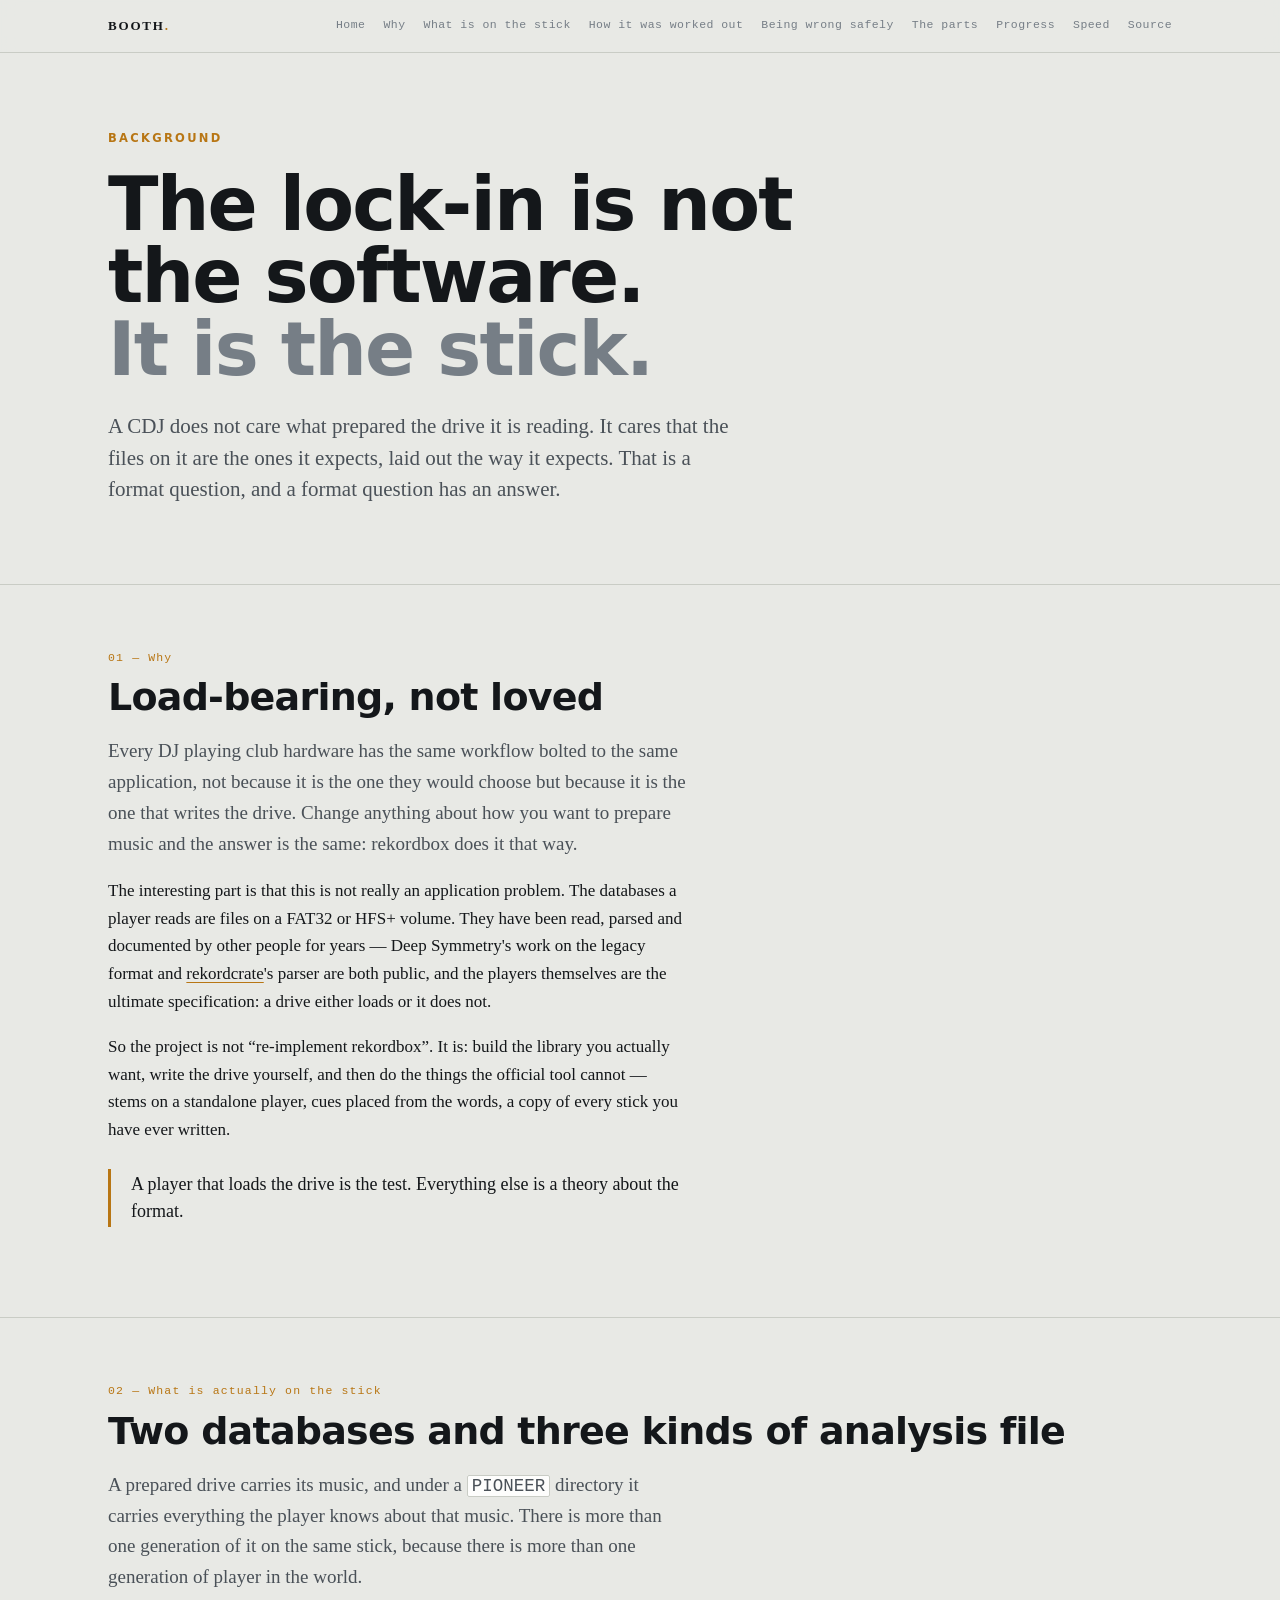
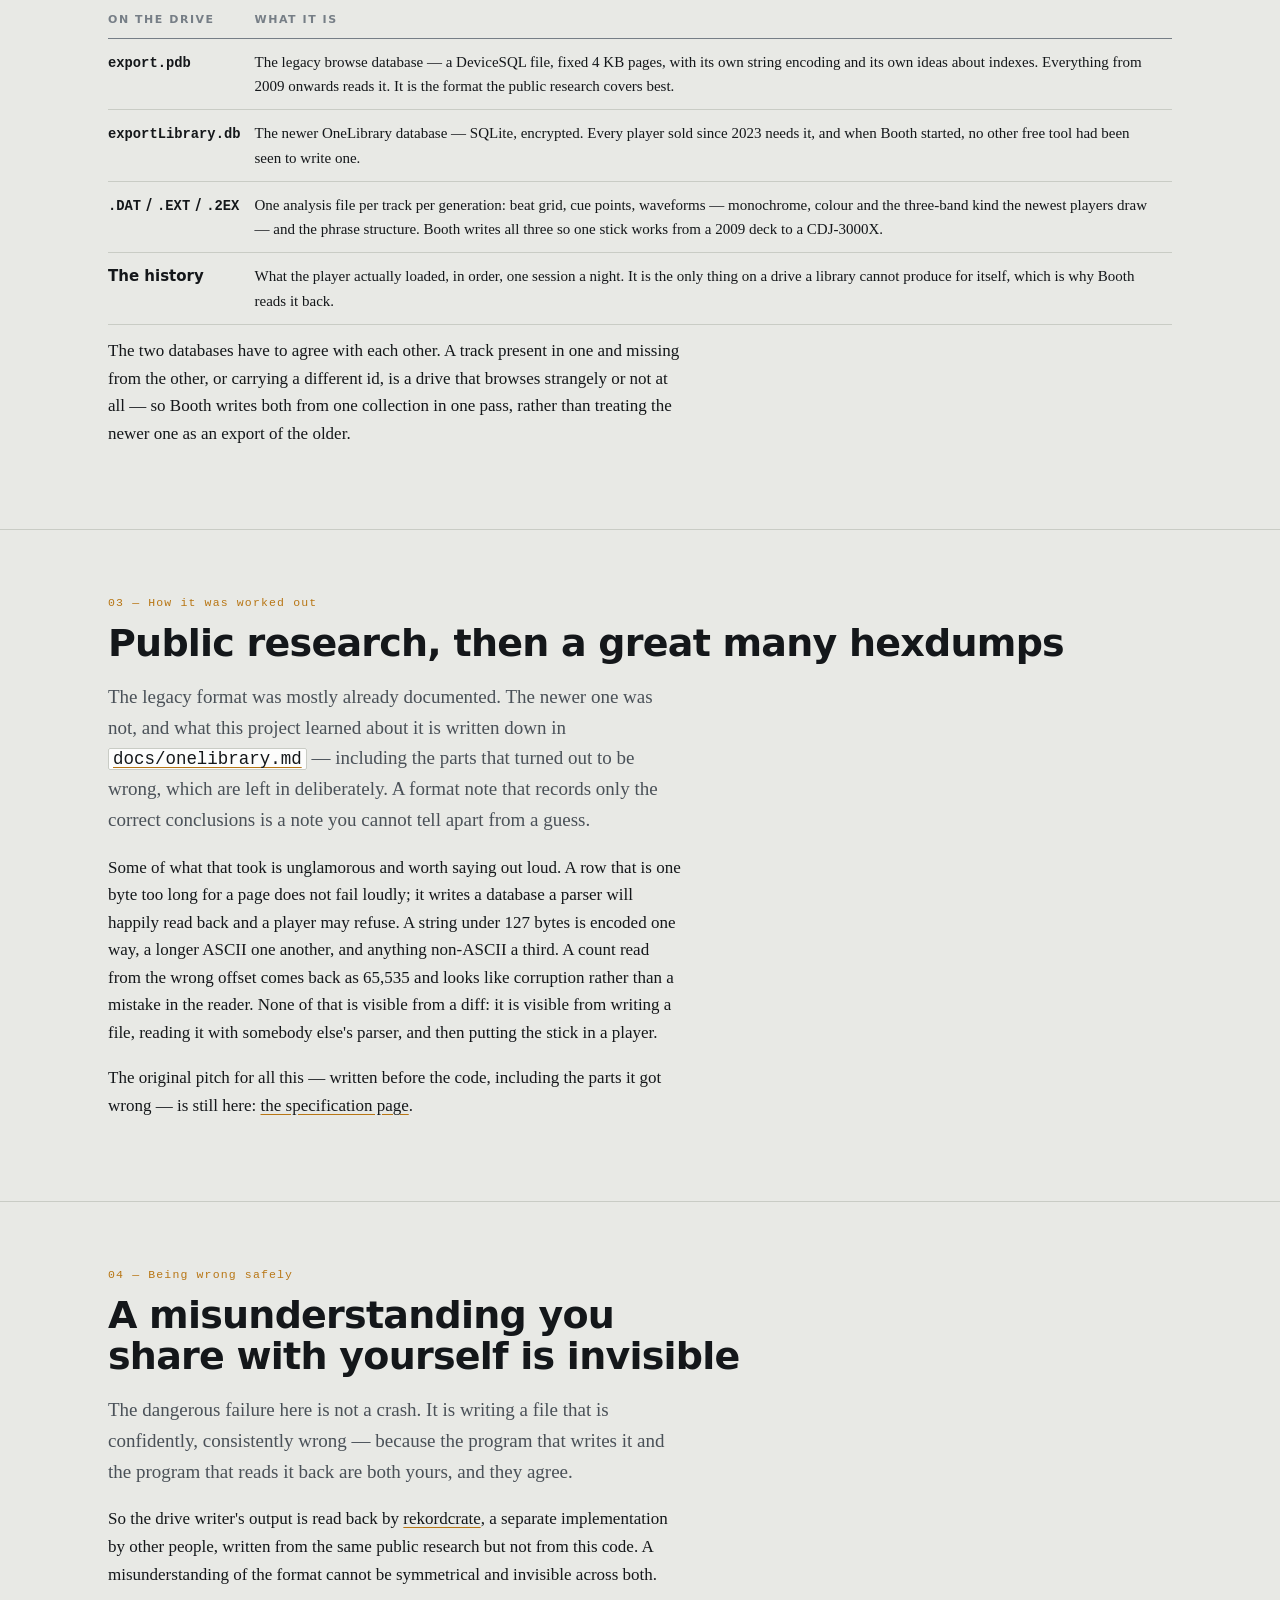
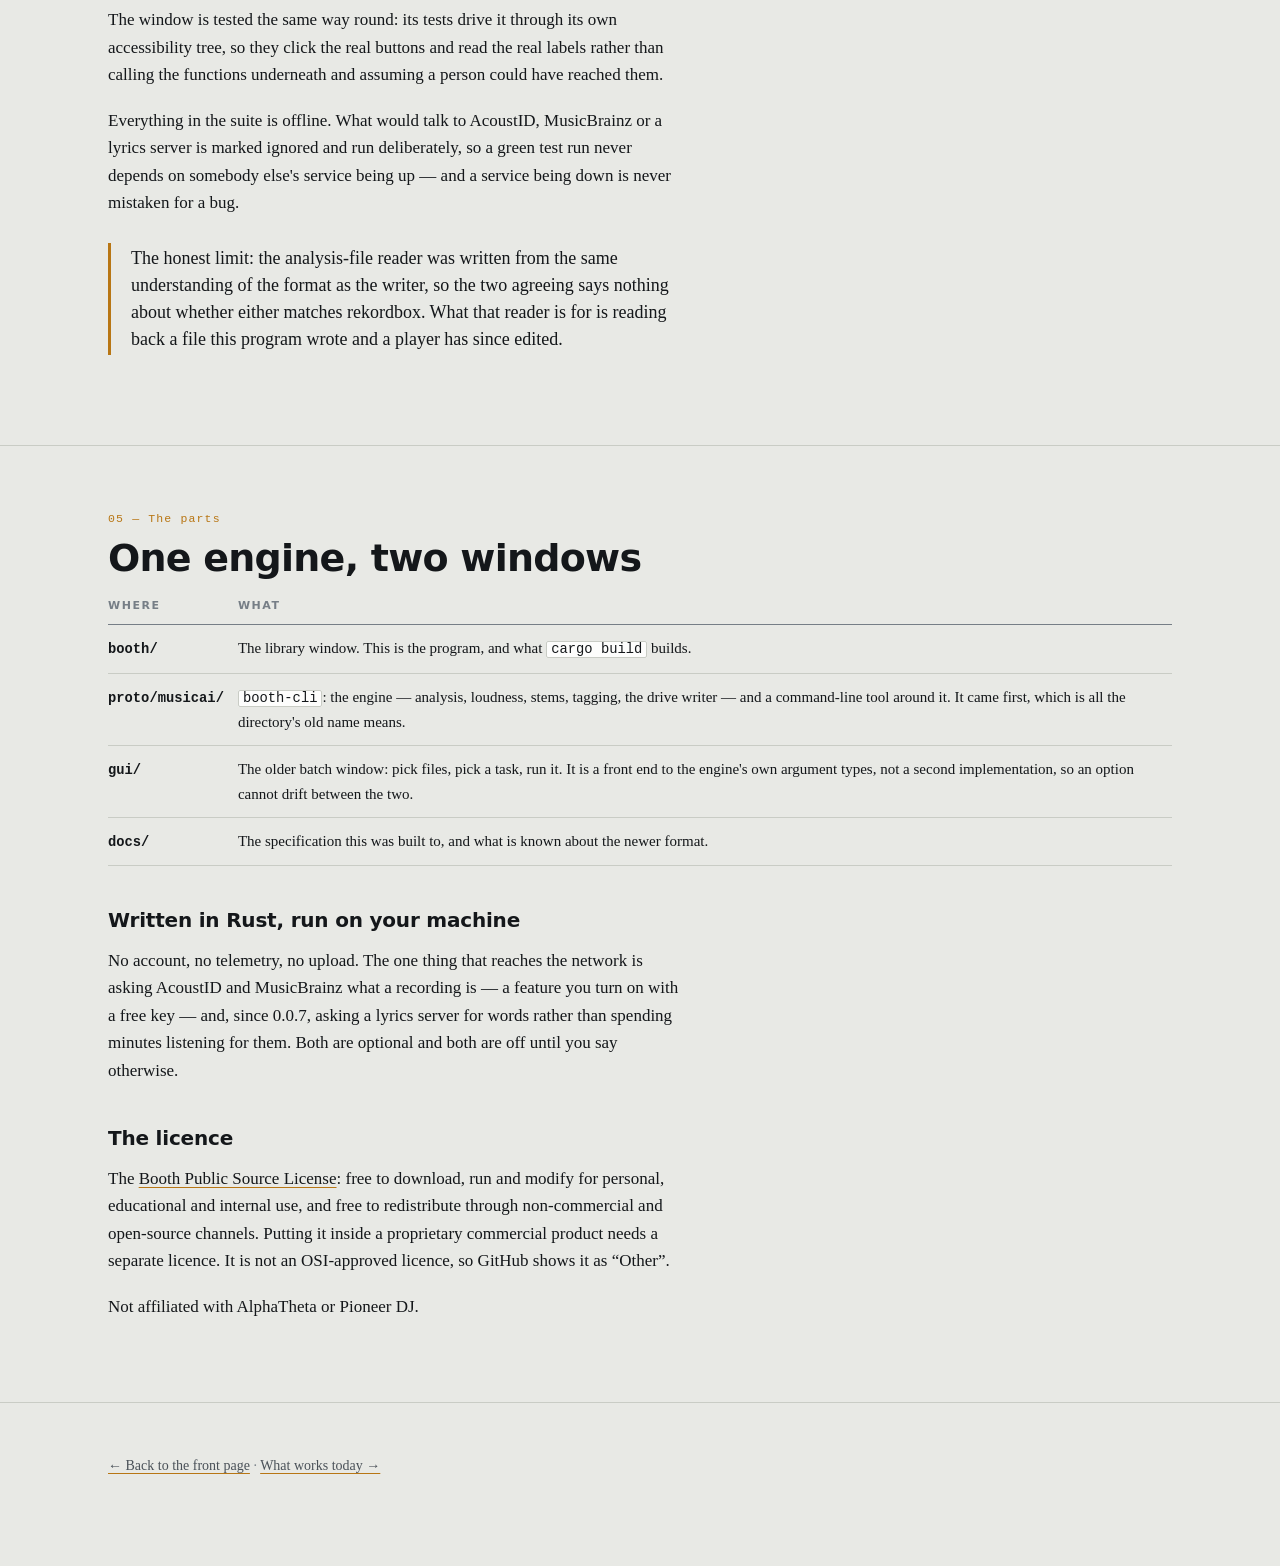
<file: site/background.html>
<!doctype html>
<html lang="en">
<meta charset="utf-8">
<meta name="viewport" content="width=device-width,initial-scale=1">
<title>Background — Booth</title>
<meta name="description" content="Why Booth exists, what is actually on a CDJ's USB stick, how the format was worked out, and how the writer is checked against somebody else's reader.">
<link rel="stylesheet" href="booth.css">
<link rel="icon" href="data:image/svg+xml,<svg xmlns='http://www.w3.org/2000/svg' viewBox='0 0 16 16'><rect width='16' height='16' fill='%2312161A'/><rect x='3' y='4' width='2' height='8' fill='%23E2A03F'/><rect x='7' y='2' width='2' height='12' fill='%23E2A03F'/><rect x='11' y='6' width='2' height='4' fill='%23E2A03F'/></svg>">

<div class="bar"><div class="wrap bar-in">
  <a class="brand" href="./">Booth<span>.</span></a>
  <nav>
    <a href="./">Home</a>
    <a href="#why">Why</a>
    <a href="#stick">What is on the stick</a>
    <a href="#worked-out">How it was worked out</a>
    <a href="#checking">Being wrong safely</a>
    <a href="#parts">The parts</a>
    <a href="progress.html">Progress</a>
    <a href="speed.html">Speed</a>
    <a href="https://github.com/jwilkins/booth">Source</a>
  </nav>
</div></div>

<header class="hero"><div class="wrap">
  <p class="eyebrow">Background</p>
  <h1>The lock-in is not<br>the software.<br><em>It is the stick.</em></h1>
  <p class="standfirst">A CDJ does not care what prepared the drive it is reading. It cares that the
  files on it are the ones it expects, laid out the way it expects. That is a format question, and
  a format question has an answer.</p>
</div></header>

<section id="why"><div class="wrap">
  <span class="snum">01 — Why</span>
  <h2>Load-bearing, not loved</h2>
  <div class="col">
    <p class="lede">Every DJ playing club hardware has the same workflow bolted to the same
    application, not because it is the one they would choose but because it is the one that writes
    the drive. Change anything about how you want to prepare music and the answer is the same:
    rekordbox does it that way.</p>
    <p>The interesting part is that this is not really an application problem. The databases a
    player reads are files on a FAT32 or HFS+ volume. They have been read, parsed and documented by
    other people for years — Deep&nbsp;Symmetry's work on the legacy format and
    <a href="https://github.com/Holzhaus/rekordcrate">rekordcrate</a>'s parser are both public, and
    the players themselves are the ultimate specification: a drive either loads or it does not.</p>
    <p>So the project is not “re-implement rekordbox”. It is: build the library you actually want,
    write the drive yourself, and then do the things the official tool cannot — stems on a
    standalone player, cues placed from the words, a copy of every stick you have ever written.</p>
    <div class="callout">A player that loads the drive is the test. Everything else is a theory
    about the format.</div>
  </div>
</div></section>

<section id="stick"><div class="wrap">
  <span class="snum">02 — What is actually on the stick</span>
  <h2>Two databases and three kinds of analysis file</h2>
  <div class="col">
    <p class="lede">A prepared drive carries its music, and under a <code>PIONEER</code> directory it
    carries everything the player knows about that music. There is more than one generation of it
    on the same stick, because there is more than one generation of player in the world.</p>
  </div>
  <div class="tablewrap">
    <table class="doc">
      <thead><tr><th scope="col">On the drive</th><th scope="col">What it is</th></tr></thead>
      <tbody>
        <tr>
          <th scope="row"><code>export.pdb</code></th>
          <td>The legacy browse database — a DeviceSQL file, fixed 4&nbsp;KB pages, with its own
          string encoding and its own ideas about indexes. Everything from 2009 onwards reads it.
          It is the format the public research covers best.</td>
        </tr>
        <tr>
          <th scope="row"><code>exportLibrary.db</code></th>
          <td>The newer OneLibrary database — SQLite, encrypted. Every player sold since 2023 needs
          it, and when Booth started, no other free tool had been seen to write one.</td>
        </tr>
        <tr>
          <th scope="row"><code>.DAT</code> / <code>.EXT</code> / <code>.2EX</code></th>
          <td>One analysis file per track per generation: beat grid, cue points, waveforms —
          monochrome, colour and the three-band kind the newest players draw — and the phrase
          structure. Booth writes all three so one stick works from a 2009 deck to a CDJ-3000X.</td>
        </tr>
        <tr>
          <th scope="row">The history</th>
          <td>What the player actually loaded, in order, one session a night. It is the only thing
          on a drive a library cannot produce for itself, which is why Booth reads it back.</td>
        </tr>
      </tbody>
    </table>
  </div>
  <div class="col">
    <p>The two databases have to agree with each other. A track present in one and missing from the
    other, or carrying a different id, is a drive that browses strangely or not at all — so Booth
    writes both from one collection in one pass, rather than treating the newer one as an export of
    the older.</p>
  </div>
</div></section>

<section id="worked-out"><div class="wrap">
  <span class="snum">03 — How it was worked out</span>
  <h2>Public research, then a great many hexdumps</h2>
  <div class="col">
    <p class="lede">The legacy format was mostly already documented. The newer one was not, and what
    this project learned about it is written down in
    <a href="https://github.com/jwilkins/booth/blob/main/docs/onelibrary.md"><code>docs/onelibrary.md</code></a>
    — including the parts that turned out to be wrong, which are left in deliberately. A format
    note that records only the correct conclusions is a note you cannot tell apart from a guess.</p>
    <p>Some of what that took is unglamorous and worth saying out loud. A row that is one byte too
    long for a page does not fail loudly; it writes a database a parser will happily read back and
    a player may refuse. A string under 127 bytes is encoded one way, a longer ASCII one another,
    and anything non-ASCII a third. A count read from the wrong offset comes back as 65,535 and
    looks like corruption rather than a mistake in the reader. None of that is visible from a diff:
    it is visible from writing a file, reading it with somebody else's parser, and then putting the
    stick in a player.</p>
    <p>The original pitch for all this — written before the code, including the parts it got
    wrong — is still here: <a href="booth-spec-page.html">the specification page</a>.</p>
  </div>
</div></section>

<section id="checking"><div class="wrap">
  <span class="snum">04 — Being wrong safely</span>
  <h2>A misunderstanding you share with yourself is invisible</h2>
  <div class="col">
    <p class="lede">The dangerous failure here is not a crash. It is writing a file that is
    confidently, consistently wrong — because the program that writes it and the program that reads
    it back are both yours, and they agree.</p>
    <p>So the drive writer's output is read back by
    <a href="https://github.com/Holzhaus/rekordcrate">rekordcrate</a>, a separate implementation by
    other people, written from the same public research but not from this code. A misunderstanding
    of the format cannot be symmetrical and invisible across both.</p>
    <p>The window is tested the same way round: its tests drive it through its own accessibility
    tree, so they click the real buttons and read the real labels rather than calling the functions
    underneath and assuming a person could have reached them.</p>
    <p>Everything in the suite is offline. What would talk to AcoustID, MusicBrainz or a lyrics
    server is marked ignored and run deliberately, so a green test run never depends on somebody
    else's service being up — and a service being down is never mistaken for a bug.</p>
    <div class="callout">The honest limit: the analysis-file reader was written from the same
    understanding of the format as the writer, so the two agreeing says nothing about whether either
    matches rekordbox. What that reader is for is reading back a file this program wrote and a
    player has since edited.</div>
  </div>
</div></section>

<section id="parts"><div class="wrap">
  <span class="snum">05 — The parts</span>
  <h2>One engine, two windows</h2>
  <div class="tablewrap">
    <table class="doc">
      <thead><tr><th scope="col">Where</th><th scope="col">What</th></tr></thead>
      <tbody>
        <tr>
          <th scope="row"><code>booth/</code></th>
          <td>The library window. This is the program, and what <code>cargo build</code>
          builds.</td>
        </tr>
        <tr>
          <th scope="row"><code>proto/musicai/</code></th>
          <td><code>booth-cli</code>: the engine — analysis, loudness, stems, tagging, the drive
          writer — and a command-line tool around it. It came first, which is all the directory's
          old name means.</td>
        </tr>
        <tr>
          <th scope="row"><code>gui/</code></th>
          <td>The older batch window: pick files, pick a task, run it. It is a front end to the
          engine's own argument types, not a second implementation, so an option cannot drift
          between the two.</td>
        </tr>
        <tr>
          <th scope="row"><code>docs/</code></th>
          <td>The specification this was built to, and what is known about the newer format.</td>
        </tr>
      </tbody>
    </table>
  </div>
  <div class="col">
    <h3>Written in Rust, run on your machine</h3>
    <p>No account, no telemetry, no upload. The one thing that reaches the network is asking
    AcoustID and MusicBrainz what a recording is — a feature you turn on with a free key — and,
    since 0.0.7, asking a lyrics server for words rather than spending minutes listening for them.
    Both are optional and both are off until you say otherwise.</p>
    <h3>The licence</h3>
    <p>The <a href="https://github.com/jwilkins/booth/blob/main/LICENSE">Booth Public Source
    License</a>: free to download, run and modify for personal, educational and internal use, and
    free to redistribute through non-commercial and open-source channels. Putting it inside a
    proprietary commercial product needs a separate licence. It is not an OSI-approved licence, so
    GitHub shows it as “Other”.</p>
    <p>Not affiliated with AlphaTheta or Pioneer DJ.</p>
  </div>
</div></section>

<footer><div class="wrap">
  <p><a href="./">← Back to the front page</a> · <a href="progress.html">What works today →</a></p>
</div></footer>
</html>
</file>
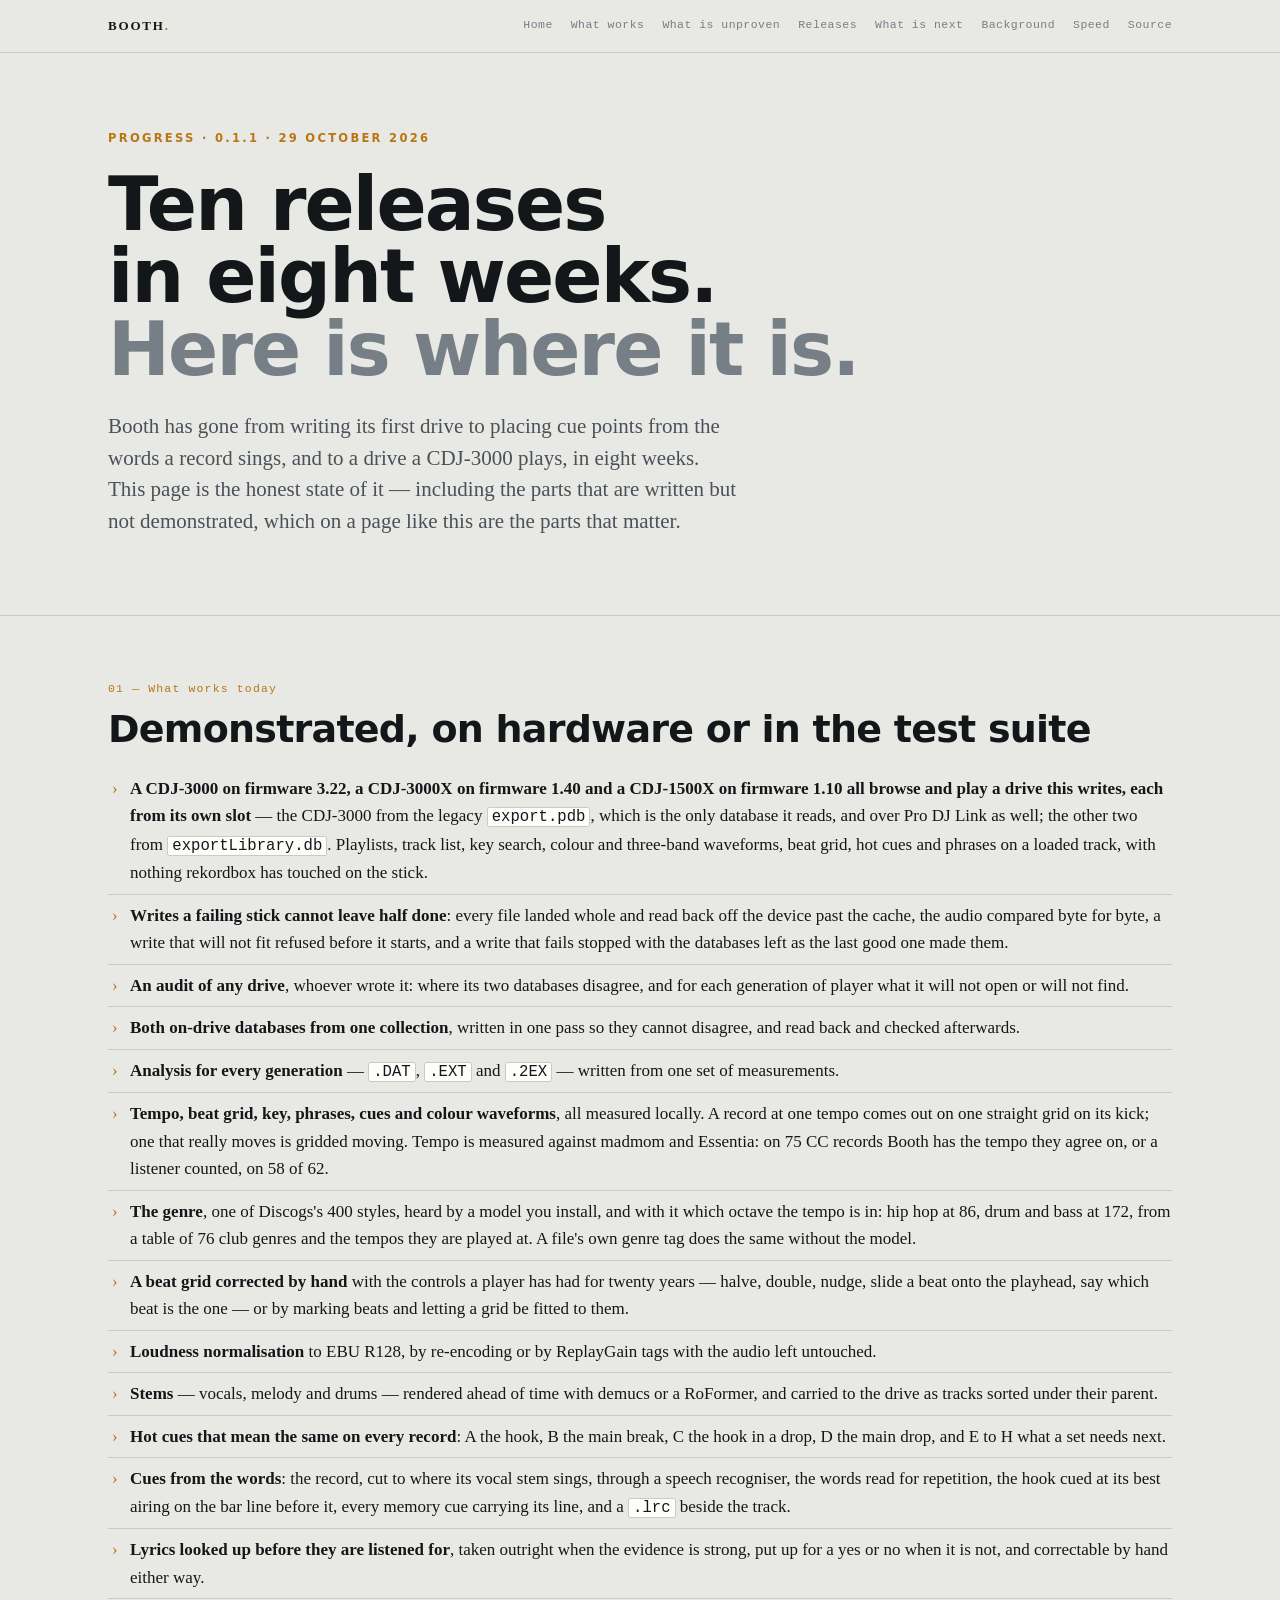
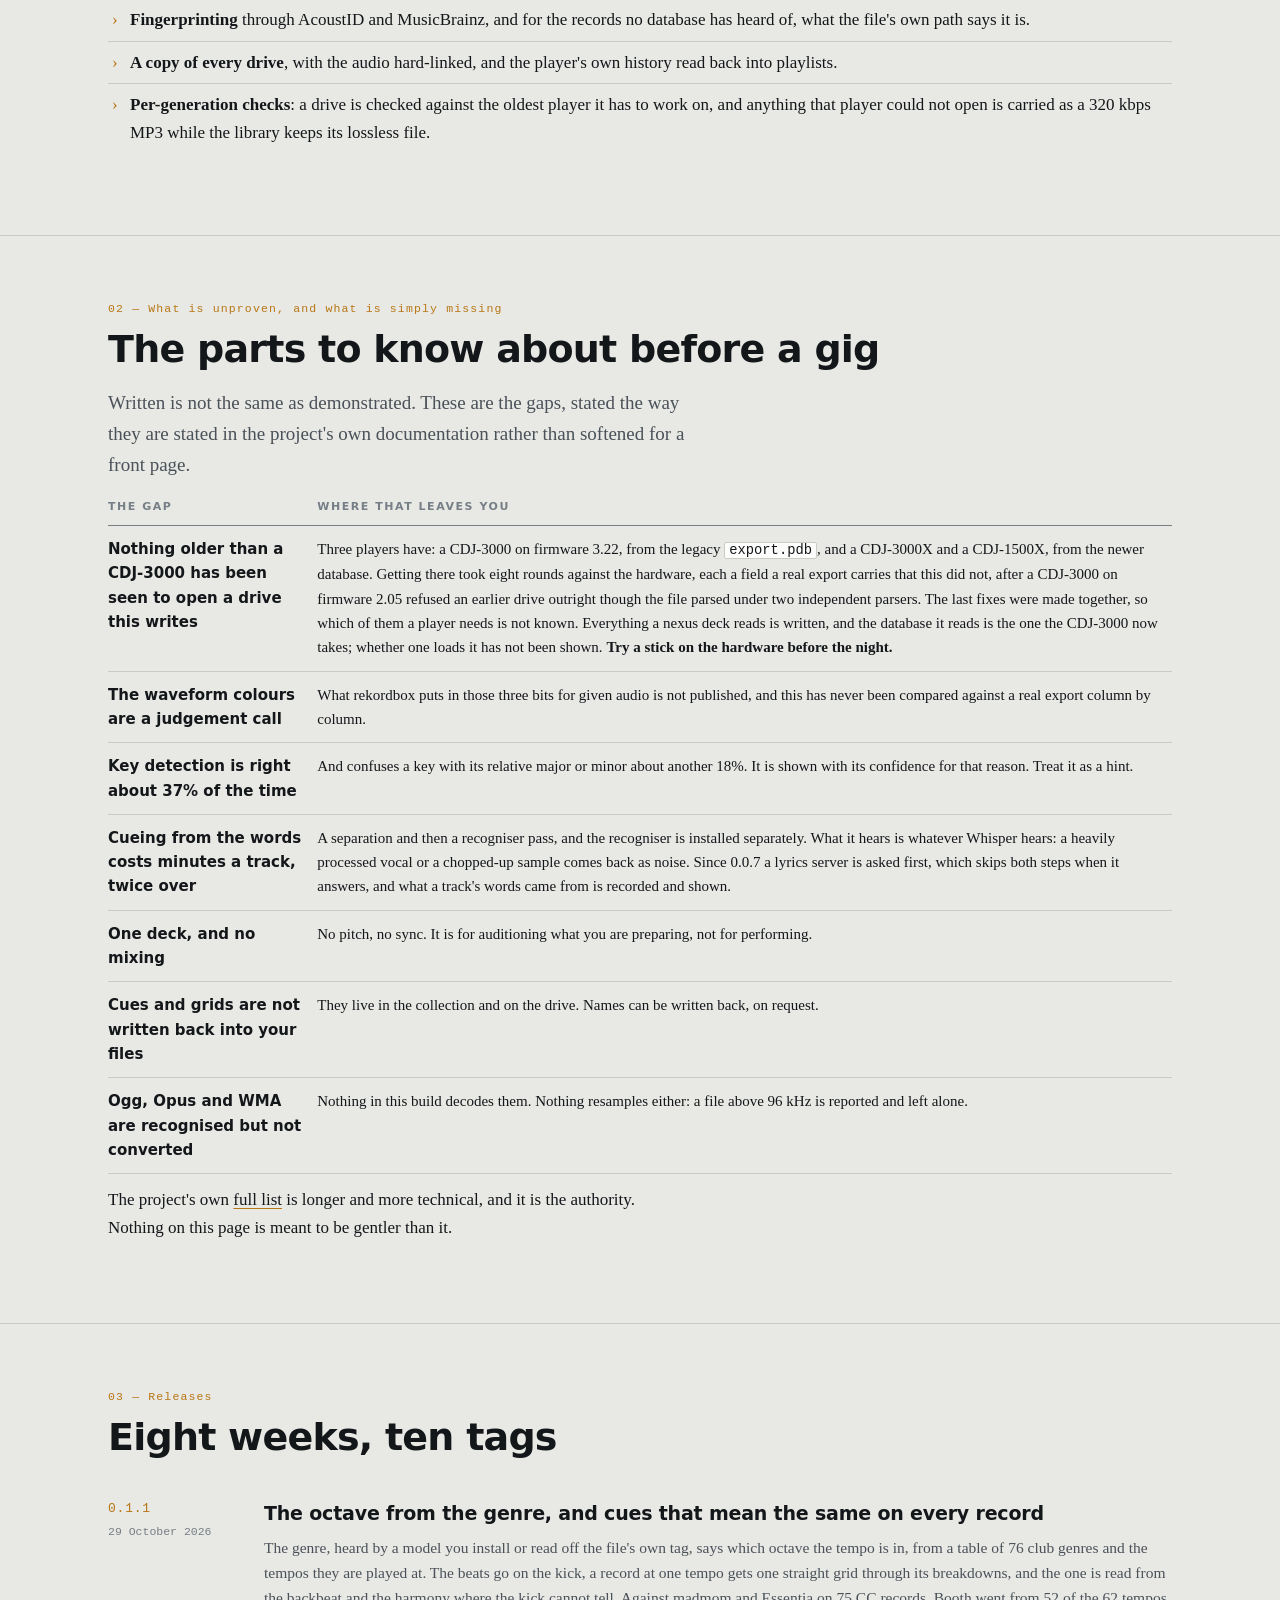
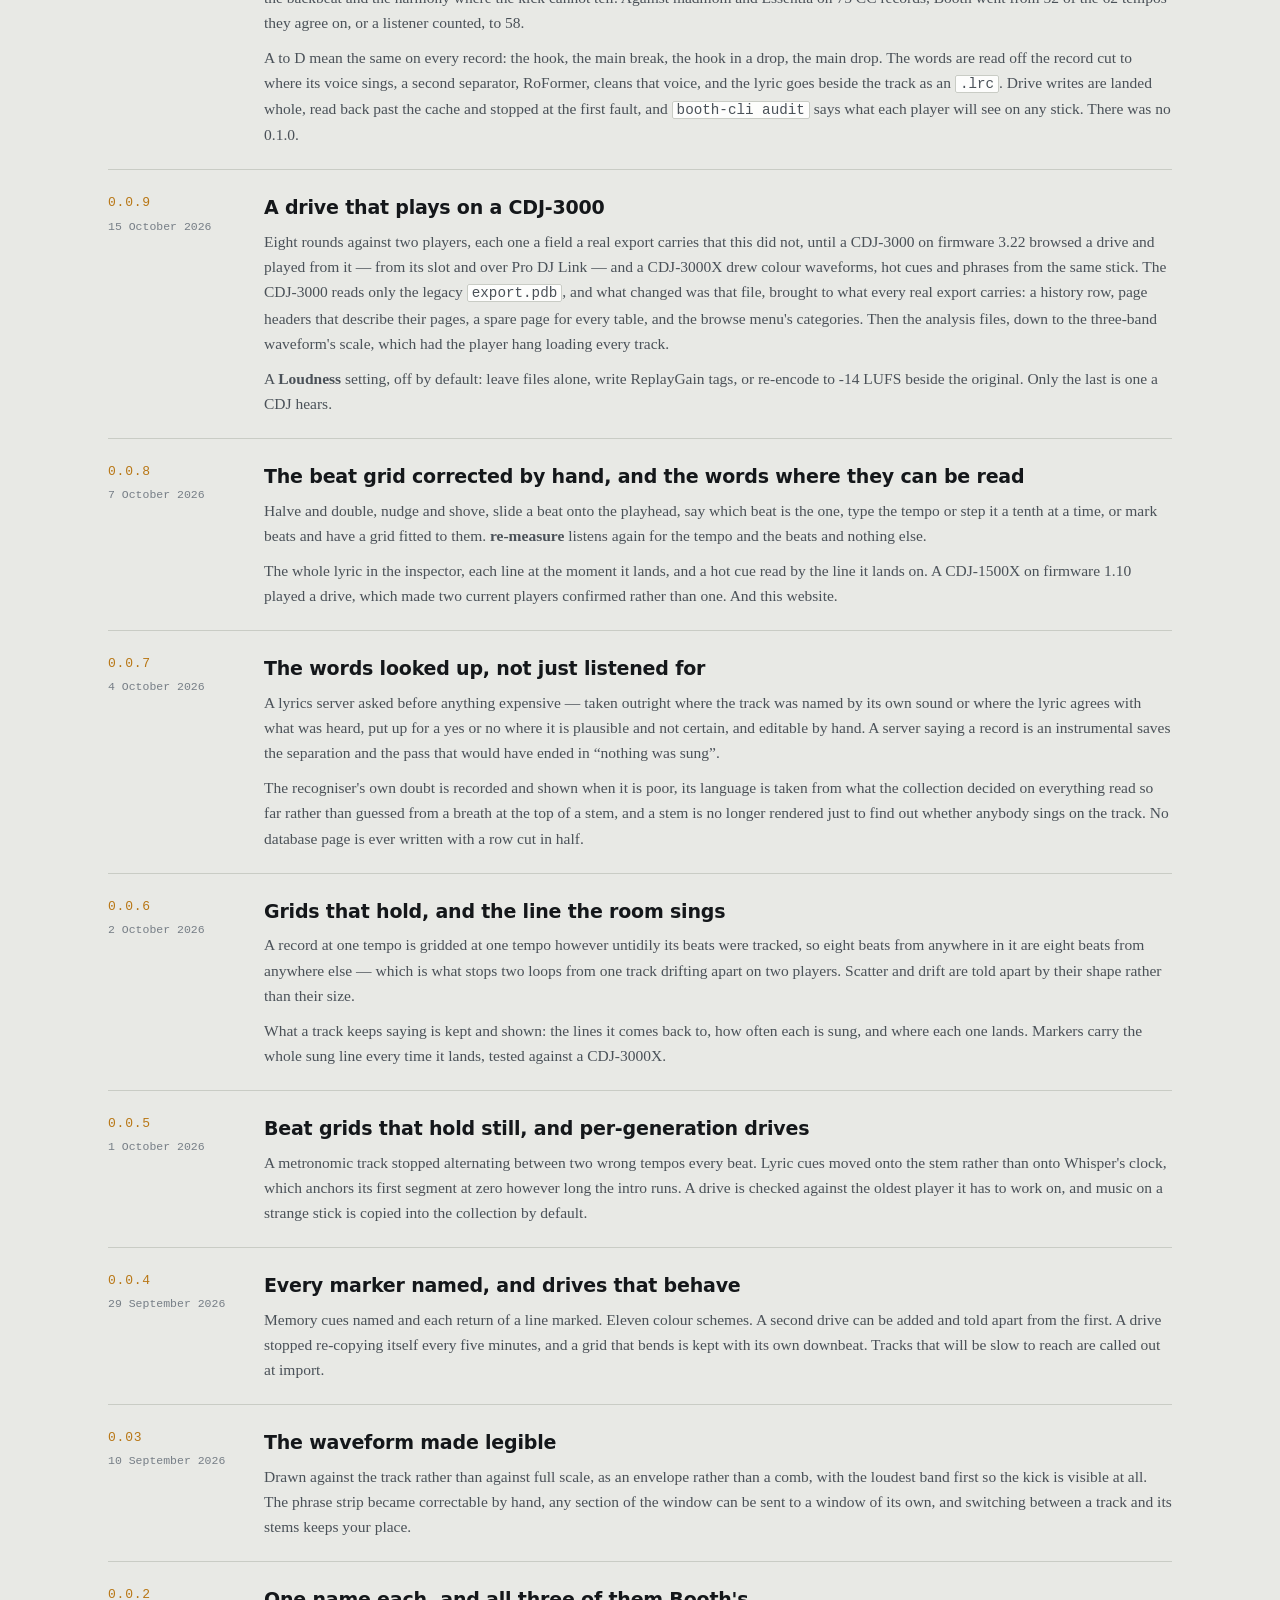
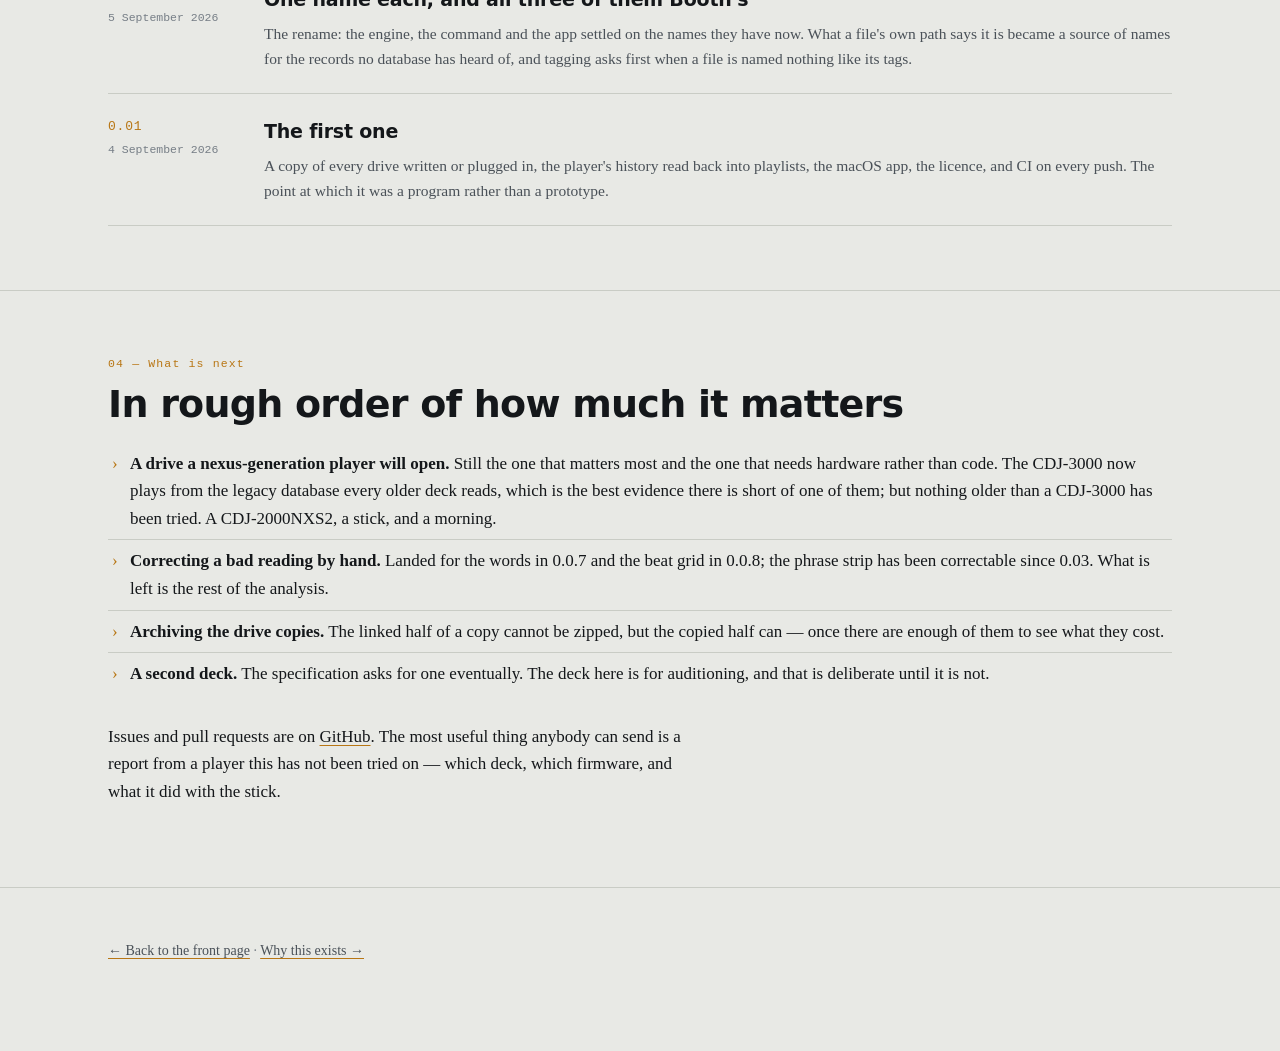
<file: site/progress.html>
<!doctype html>
<html lang="en">
<meta charset="utf-8">
<meta name="viewport" content="width=device-width,initial-scale=1">
<title>Progress — Booth</title>
<meta name="description" content="What Booth does today, what it has not been proven to do, and what every release since the first one changed.">
<link rel="stylesheet" href="booth.css">
<link rel="icon" href="data:image/svg+xml,<svg xmlns='http://www.w3.org/2000/svg' viewBox='0 0 16 16'><rect width='16' height='16' fill='%2312161A'/><rect x='3' y='4' width='2' height='8' fill='%23E2A03F'/><rect x='7' y='2' width='2' height='12' fill='%23E2A03F'/><rect x='11' y='6' width='2' height='4' fill='%23E2A03F'/></svg>">

<div class="bar"><div class="wrap bar-in">
  <a class="brand" href="./">Booth<span>.</span></a>
  <nav>
    <a href="./">Home</a>
    <a href="#today">What works</a>
    <a href="#unproven">What is unproven</a>
    <a href="#releases">Releases</a>
    <a href="#next">What is next</a>
    <a href="background.html">Background</a>
    <a href="speed.html">Speed</a>
    <a href="https://github.com/jwilkins/booth">Source</a>
  </nav>
</div></div>

<header class="hero"><div class="wrap">
  <p class="eyebrow">Progress · 0.1.1 · 29 October 2026</p>
  <h1>Ten releases<br>in eight weeks.<br><em>Here is where it is.</em></h1>
  <p class="standfirst">Booth has gone from writing its first drive to placing cue points from the
  words a record sings, and to a drive a CDJ-3000 plays, in eight weeks. This page is the honest
  state of it — including the parts that are written but not demonstrated, which on a page like
  this are the parts that matter.</p>
</div></header>

<section id="today"><div class="wrap">
  <span class="snum">01 — What works today</span>
  <h2>Demonstrated, on hardware or in the test suite</h2>
  <ul class="plain">
    <li><b>A CDJ-3000 on firmware 3.22, a CDJ-3000X on firmware 1.40 and a CDJ-1500X on
    firmware 1.10 all browse and play a drive this writes, each from its own slot</b> — the
    CDJ-3000 from the legacy <code>export.pdb</code>, which is the only database it reads, and
    over Pro DJ Link as well; the other two from <code>exportLibrary.db</code>. Playlists,
    track list, key search, colour and three-band waveforms, beat grid, hot cues and phrases on
    a loaded track, with nothing rekordbox has touched on the stick.</li>
    <li><b>Writes a failing stick cannot leave half done</b>: every file landed whole and read
    back off the device past the cache, the audio compared byte for byte, a write that will not
    fit refused before it starts, and a write that fails stopped with the databases left as the
    last good one made them.</li>
    <li><b>An audit of any drive</b>, whoever wrote it: where its two databases disagree, and
    for each generation of player what it will not open or will not find.</li>
    <li><b>Both on-drive databases from one collection</b>, written in one pass so they cannot
    disagree, and read back and checked afterwards.</li>
    <li><b>Analysis for every generation</b> — <code>.DAT</code>, <code>.EXT</code> and
    <code>.2EX</code> — written from one set of measurements.</li>
    <li><b>Tempo, beat grid, key, phrases, cues and colour waveforms</b>, all measured locally. A
    record at one tempo comes out on one straight grid on its kick; one that really moves is
    gridded moving. Tempo is measured against madmom and Essentia: on 75 CC records Booth has
    the tempo they agree on, or a listener counted, on 58 of 62.</li>
    <li><b>The genre</b>, one of Discogs's 400 styles, heard by a model you install, and with it
    which octave the tempo is in: hip hop at 86, drum and bass at 172, from a table of 76 club
    genres and the tempos they are played at. A file's own genre tag does the same without
    the model.</li>
    <li><b>A beat grid corrected by hand</b> with the controls a player has had for twenty
    years — halve, double, nudge, slide a beat onto the playhead, say which beat is the one — or
    by marking beats and letting a grid be fitted to them.</li>
    <li><b>Loudness normalisation</b> to EBU R128, by re-encoding or by ReplayGain tags with the
    audio left untouched.</li>
    <li><b>Stems</b> — vocals, melody and drums — rendered ahead of time with demucs or a
    RoFormer, and carried to the drive as tracks sorted under their parent.</li>
    <li><b>Hot cues that mean the same on every record</b>: A the hook, B the main break, C the
    hook in a drop, D the main drop, and E to H what a set needs next.</li>
    <li><b>Cues from the words</b>: the record, cut to where its vocal stem sings, through a
    speech recogniser, the words read for repetition, the hook cued at its best airing on the
    bar line before it, every memory cue carrying its line, and a <code>.lrc</code> beside the
    track.</li>
    <li><b>Lyrics looked up before they are listened for</b>, taken outright when the evidence is
    strong, put up for a yes or no when it is not, and correctable by hand either way.</li>
    <li><b>Fingerprinting</b> through AcoustID and MusicBrainz, and for the records no database has
    heard of, what the file's own path says it is.</li>
    <li><b>A copy of every drive</b>, with the audio hard-linked, and the player's own history read
    back into playlists.</li>
    <li><b>Per-generation checks</b>: a drive is checked against the oldest player it has to work
    on, and anything that player could not open is carried as a 320&nbsp;kbps MP3 while the library
    keeps its lossless file.</li>
  </ul>
</div></section>

<section id="unproven"><div class="wrap">
  <span class="snum">02 — What is unproven, and what is simply missing</span>
  <h2>The parts to know about before a gig</h2>
  <div class="col">
    <p class="lede">Written is not the same as demonstrated. These are the gaps, stated the way
    they are stated in the project's own documentation rather than softened for a front page.</p>
  </div>
  <div class="tablewrap">
    <table class="doc">
      <thead><tr><th scope="col">The gap</th><th scope="col">Where that leaves you</th></tr></thead>
      <tbody>
        <tr>
          <th scope="row">Nothing older than a CDJ-3000 has been seen to open a drive this writes</th>
          <td>Three players have: a CDJ-3000 on firmware 3.22, from the legacy
          <code>export.pdb</code>, and a CDJ-3000X and a CDJ-1500X, from the newer database.
          Getting there took eight rounds against the hardware, each a field a real export
          carries that this did not, after a CDJ-3000 on firmware 2.05 refused an earlier drive
          outright though the file parsed under two independent parsers. The last fixes were
          made together, so which of them a player needs is not known. Everything a nexus deck
          reads is written, and the database it reads is the one the CDJ-3000 now takes; whether
          one loads it has not been shown. <b>Try a stick on the hardware before the
          night.</b></td>
        </tr>
        <tr>
          <th scope="row">The waveform colours are a judgement call</th>
          <td>What rekordbox puts in those three bits for given audio is not published, and this
          has never been compared against a real export column by column.</td>
        </tr>
        <tr>
          <th scope="row">Key detection is right about 37% of the time</th>
          <td>And confuses a key with its relative major or minor about another 18%. It is shown
          with its confidence for that reason. Treat it as a hint.</td>
        </tr>
        <tr>
          <th scope="row">Cueing from the words costs minutes a track, twice over</th>
          <td>A separation and then a recogniser pass, and the recogniser is installed separately.
          What it hears is whatever Whisper hears: a heavily processed vocal or a chopped-up sample
          comes back as noise. Since 0.0.7 a lyrics server is asked first, which skips both steps
          when it answers, and what a track's words came from is recorded and shown.</td>
        </tr>
        <tr>
          <th scope="row">One deck, and no mixing</th>
          <td>No pitch, no sync. It is for auditioning what you are preparing, not for
          performing.</td>
        </tr>
        <tr>
          <th scope="row">Cues and grids are not written back into your files</th>
          <td>They live in the collection and on the drive. Names can be written back, on
          request.</td>
        </tr>
        <tr>
          <th scope="row">Ogg, Opus and WMA are recognised but not converted</th>
          <td>Nothing in this build decodes them. Nothing resamples either: a file above
          96&nbsp;kHz is reported and left alone.</td>
        </tr>
      </tbody>
    </table>
  </div>
  <div class="col">
    <p>The project's own <a href="https://github.com/jwilkins/booth/blob/main/booth/README.md#what-it-does-not-do-yet">full
    list</a> is longer and more technical, and it is the authority. Nothing on this page is meant to
    be gentler than it.</p>
  </div>
</div></section>

<section id="releases"><div class="wrap">
  <span class="snum">03 — Releases</span>
  <h2>Eight weeks, ten tags</h2>

  <div class="rel">
    <div class="v">0.1.1<small>29 October 2026</small></div>
    <div>
      <h4>The octave from the genre, and cues that mean the same on every record</h4>
      <p>The genre, heard by a model you install or read off the file's own tag, says which
      octave the tempo is in, from a table of 76 club genres and the tempos they are played at.
      The beats go on the kick, a record at one tempo gets one straight grid through its
      breakdowns, and the one is read from the backbeat and the harmony where the kick cannot
      tell. Against madmom and Essentia on 75 CC records, Booth went from 52 of the 62 tempos
      they agree on, or a listener counted, to 58.</p>
      <p>A to D mean the same on every record: the hook, the main break, the hook in a drop, the
      main drop. The words are read off the record cut to where its voice sings, a second
      separator, RoFormer, cleans that voice, and the lyric goes beside the track as an
      <code>.lrc</code>. Drive writes are landed whole, read back past the cache and stopped at
      the first fault, and <code>booth-cli audit</code> says what each player will see on any
      stick. There was no 0.1.0.</p>
    </div>
  </div>

  <div class="rel">
    <div class="v">0.0.9<small>15 October 2026</small></div>
    <div>
      <h4>A drive that plays on a CDJ-3000</h4>
      <p>Eight rounds against two players, each one a field a real export carries that this did
      not, until a CDJ-3000 on firmware 3.22 browsed a drive and played from it — from its slot
      and over Pro DJ Link — and a CDJ-3000X drew colour waveforms, hot cues and phrases from the
      same stick. The CDJ-3000 reads only the legacy <code>export.pdb</code>, and what changed was
      that file, brought to what every real export carries: a history row, page headers that
      describe their pages, a spare page for every table, and the browse menu's categories. Then
      the analysis files, down to the three-band waveform's scale, which had the player hang
      loading every track.</p>
      <p>A <b>Loudness</b> setting, off by default: leave files alone, write ReplayGain tags, or
      re-encode to -14 LUFS beside the original. Only the last is one a CDJ hears.</p>
    </div>
  </div>

  <div class="rel">
    <div class="v">0.0.8<small>7 October 2026</small></div>
    <div>
      <h4>The beat grid corrected by hand, and the words where they can be read</h4>
      <p>Halve and double, nudge and shove, slide a beat onto the playhead, say which beat is the
      one, type the tempo or step it a tenth at a time, or mark beats and have a grid fitted to
      them. <b>re-measure</b> listens again for the tempo and the beats and nothing else.</p>
      <p>The whole lyric in the inspector, each line at the moment it lands, and a hot cue read by
      the line it lands on. A CDJ-1500X on firmware 1.10 played a drive, which made two current
      players confirmed rather than one. And this website.</p>
    </div>
  </div>

  <div class="rel">
    <div class="v">0.0.7<small>4 October 2026</small></div>
    <div>
      <h4>The words looked up, not just listened for</h4>
      <p>A lyrics server asked before anything expensive — taken outright where the track was named
      by its own sound or where the lyric agrees with what was heard, put up for a yes or no where
      it is plausible and not certain, and editable by hand. A server saying a record is an
      instrumental saves the separation and the pass that would have ended in “nothing was
      sung”.</p>
      <p>The recogniser's own doubt is recorded and shown when it is poor, its language is taken
      from what the collection decided on everything read so far rather than guessed from a breath
      at the top of a stem, and a stem is no longer rendered just to find out whether anybody sings
      on the track. No database page is ever written with a row cut in half.</p>
    </div>
  </div>

  <div class="rel">
    <div class="v">0.0.6<small>2 October 2026</small></div>
    <div>
      <h4>Grids that hold, and the line the room sings</h4>
      <p>A record at one tempo is gridded at one tempo however untidily its beats were tracked, so
      eight beats from anywhere in it are eight beats from anywhere else — which is what stops two
      loops from one track drifting apart on two players. Scatter and drift are told apart by their
      shape rather than their size.</p>
      <p>What a track keeps saying is kept and shown: the lines it comes back to, how often each is
      sung, and where each one lands. Markers carry the whole sung line every time it lands, tested
      against a CDJ-3000X.</p>
    </div>
  </div>

  <div class="rel">
    <div class="v">0.0.5<small>1 October 2026</small></div>
    <div>
      <h4>Beat grids that hold still, and per-generation drives</h4>
      <p>A metronomic track stopped alternating between two wrong tempos every beat. Lyric cues
      moved onto the stem rather than onto Whisper's clock, which anchors its first segment at zero
      however long the intro runs. A drive is checked against the oldest player it has to work on,
      and music on a strange stick is copied into the collection by default.</p>
    </div>
  </div>

  <div class="rel">
    <div class="v">0.0.4<small>29 September 2026</small></div>
    <div>
      <h4>Every marker named, and drives that behave</h4>
      <p>Memory cues named and each return of a line marked. Eleven colour schemes. A second drive
      can be added and told apart from the first. A drive stopped re-copying itself every five
      minutes, and a grid that bends is kept with its own downbeat. Tracks that will be slow to
      reach are called out at import.</p>
    </div>
  </div>

  <div class="rel">
    <div class="v">0.03<small>10 September 2026</small></div>
    <div>
      <h4>The waveform made legible</h4>
      <p>Drawn against the track rather than against full scale, as an envelope rather than a comb,
      with the loudest band first so the kick is visible at all. The phrase strip became
      correctable by hand, any section of the window can be sent to a window of its own, and
      switching between a track and its stems keeps your place.</p>
    </div>
  </div>

  <div class="rel">
    <div class="v">0.0.2<small>5 September 2026</small></div>
    <div>
      <h4>One name each, and all three of them Booth's</h4>
      <p>The rename: the engine, the command and the app settled on the names they have now. What a
      file's own path says it is became a source of names for the records no database has heard of,
      and tagging asks first when a file is named nothing like its tags.</p>
    </div>
  </div>

  <div class="rel">
    <div class="v">0.01<small>4 September 2026</small></div>
    <div>
      <h4>The first one</h4>
      <p>A copy of every drive written or plugged in, the player's history read back into playlists,
      the macOS app, the licence, and CI on every push. The point at which it was a program rather
      than a prototype.</p>
    </div>
  </div>
</div></section>

<section id="next"><div class="wrap">
  <span class="snum">04 — What is next</span>
  <h2>In rough order of how much it matters</h2>
  <ul class="plain">
    <li><b>A drive a nexus-generation player will open.</b> Still the one that matters most and
    the one that needs hardware rather than code. The CDJ-3000 now plays from the legacy database
    every older deck reads, which is the best evidence there is short of one of them; but nothing
    older than a CDJ-3000 has been tried. A CDJ-2000NXS2, a stick, and a morning.</li>
    <li><b>Correcting a bad reading by hand.</b> Landed for the words in 0.0.7 and the beat grid
    in 0.0.8; the phrase strip has been correctable since 0.03. What is left is the rest of the
    analysis.</li>
    <li><b>Archiving the drive copies.</b> The linked half of a copy cannot be zipped, but the
    copied half can — once there are enough of them to see what they cost.</li>
    <li><b>A second deck.</b> The specification asks for one eventually. The deck here is for
    auditioning, and that is deliberate until it is not.</li>
  </ul>
  <div class="col">
    <p style="margin-top:28px">Issues and pull requests are on
    <a href="https://github.com/jwilkins/booth">GitHub</a>. The most useful thing anybody can send
    is a report from a player this has not been tried on — which deck, which firmware, and what it
    did with the stick.</p>
  </div>
</div></section>

<footer><div class="wrap">
  <p><a href="./">← Back to the front page</a> · <a href="background.html">Why this exists →</a></p>
</div></footer>
</html>
</file>
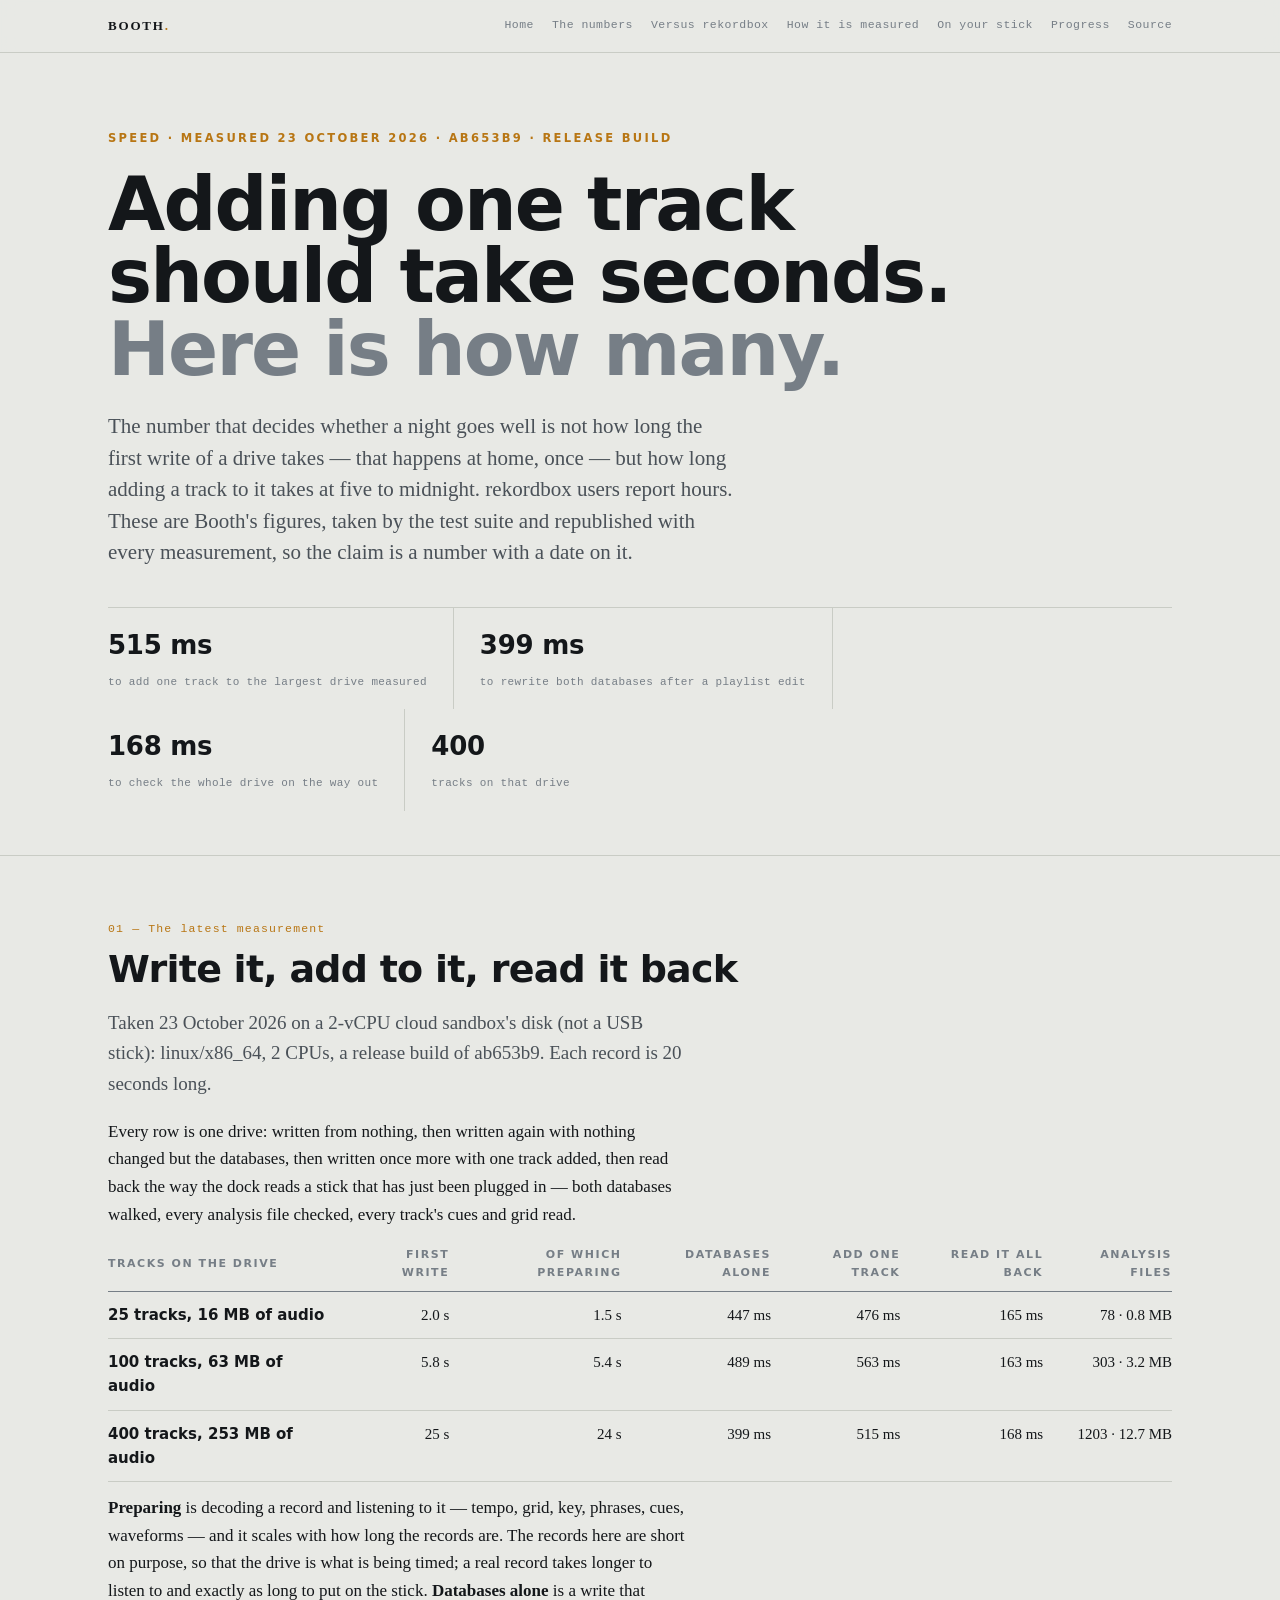
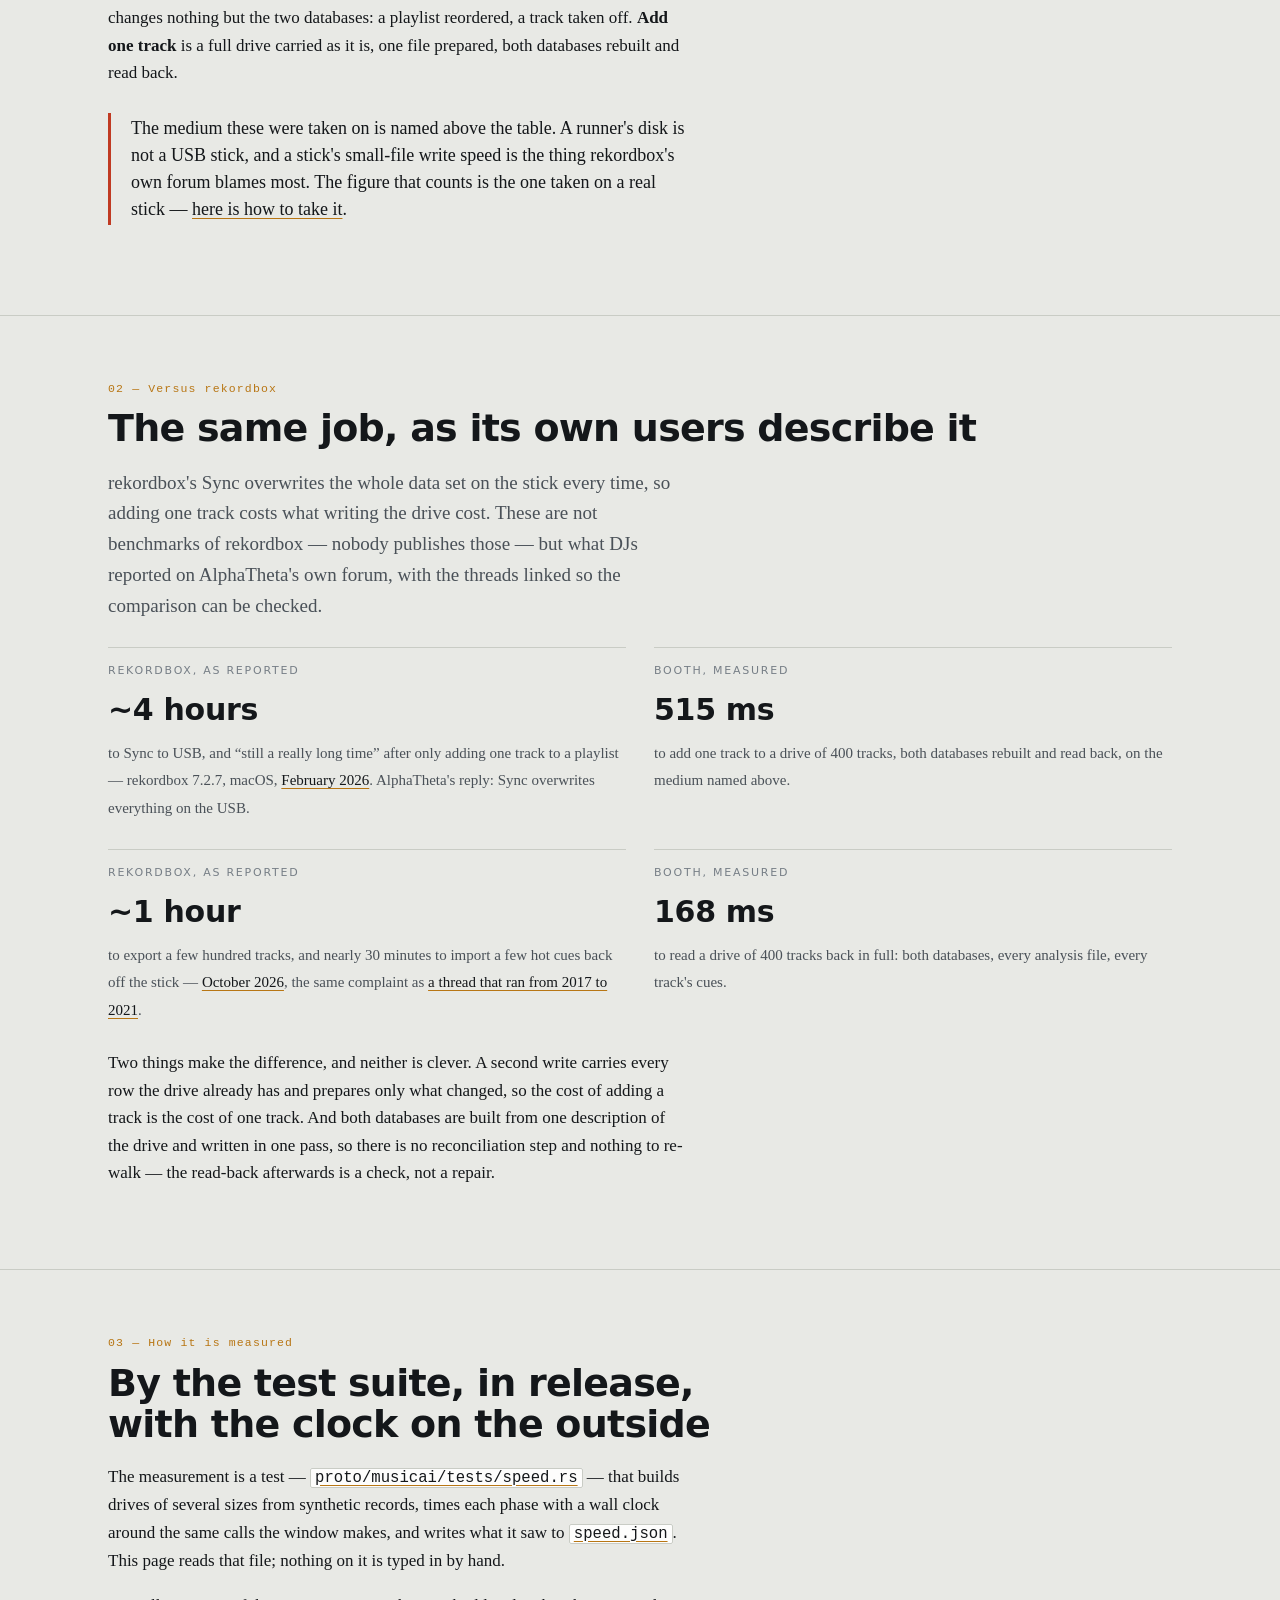
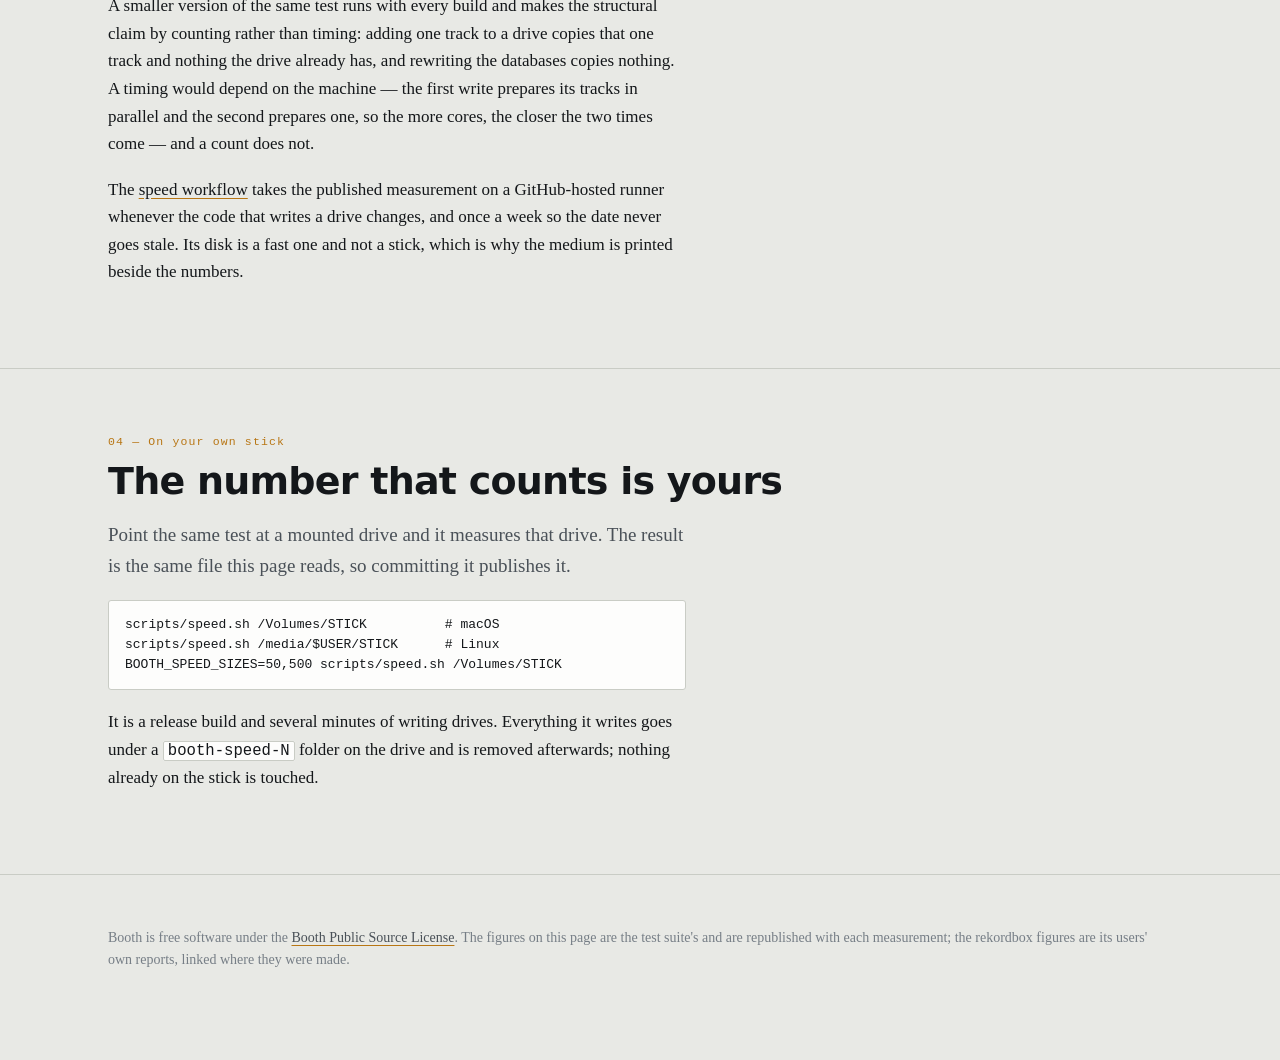
<file: site/speed.html>
<!doctype html>
<html lang="en">
<meta charset="utf-8">
<meta name="viewport" content="width=device-width,initial-scale=1">
<title>Speed — Booth</title>
<meta name="description" content="How long Booth takes to write a USB drive, add one track to it, and read it back — measured, dated, and shown beside what rekordbox users report.">
<link rel="stylesheet" href="booth.css">
<link rel="icon" href="data:image/svg+xml,<svg xmlns='http://www.w3.org/2000/svg' viewBox='0 0 16 16'><rect width='16' height='16' fill='%2312161A'/><rect x='3' y='4' width='2' height='8' fill='%23E2A03F'/><rect x='7' y='2' width='2' height='12' fill='%23E2A03F'/><rect x='11' y='6' width='2' height='4' fill='%23E2A03F'/></svg>">
<style>
  /* Only this page has numbers that arrive after the HTML does. */
  .num{font-variant-numeric:tabular-nums}
  table.doc td.num,table.doc th.num{text-align:right;padding-right:0;padding-left:14px}
  .unmeasured{color:var(--ink-3);font-style:italic}
  .vs{display:grid;grid-template-columns:repeat(2,minmax(0,1fr));gap:28px;margin:26px 0}
  .vs .side{border-top:1px solid var(--rule);padding-top:14px}
  .vs .side .who{font-family:var(--sans);font-size:11px;letter-spacing:.16em;text-transform:uppercase;color:var(--ink-3)}
  .vs .side b{display:block;font-family:var(--sans);font-size:30px;font-weight:800;letter-spacing:-.01em;margin:6px 0 4px}
  .vs .side span{font-size:15px;color:var(--ink-2)}
  @media (max-width:860px){.vs{grid-template-columns:1fr}}
</style>

<div class="bar"><div class="wrap bar-in">
  <a class="brand" href="./">Booth<span>.</span></a>
  <nav>
    <a href="./">Home</a>
    <a href="#latest">The numbers</a>
    <a href="#against">Versus rekordbox</a>
    <a href="#how">How it is measured</a>
    <a href="#yours">On your stick</a>
    <a href="progress.html">Progress</a>
    <a href="https://github.com/jwilkins/booth">Source</a>
  </nav>
</div></div>

<header class="hero"><div class="wrap">
  <p class="eyebrow" id="eyebrow">Speed · measured, not claimed</p>
  <h1>Adding one track<br>should take seconds.<br><em>Here is how many.</em></h1>
  <p class="standfirst">The number that decides whether a night goes well is not how long the first
  write of a drive takes — that happens at home, once — but how long adding a track to it takes at
  five to midnight. rekordbox users report hours. These are Booth's figures, taken by the test suite
  and republished with every measurement, so the claim is a number with a date on it.</p>
  <div class="facts" style="margin-top:38px" id="facts">
    <div class="fact"><b class="num" data-fact="add_one">…</b><span>to add one track to the largest drive measured</span></div>
    <div class="fact"><b class="num" data-fact="databases_only">…</b><span>to rewrite both databases after a playlist edit</span></div>
    <div class="fact"><b class="num" data-fact="read_back">…</b><span>to check the whole drive on the way out</span></div>
    <div class="fact"><b class="num" data-fact="tracks">…</b><span>tracks on that drive</span></div>
  </div>
</div></header>

<section id="latest"><div class="wrap">
  <span class="snum">01 — The latest measurement</span>
  <h2>Write it, add to it, read it back</h2>
  <div class="col">
    <p class="lede" id="taken">Loading the last measurement…</p>
    <p>Every row is one drive: written from nothing, then written again with nothing changed but the
    databases, then written once more with one track added, then read back the way the dock reads a
    stick that has just been plugged in — both databases walked, every analysis file checked, every
    track's cues and grid read.</p>
  </div>
  <div class="tablewrap">
    <table class="doc" id="runs">
      <thead><tr>
        <th>Tracks on the drive</th>
        <th class="num">First write</th>
        <th class="num">of which preparing</th>
        <th class="num">Databases alone</th>
        <th class="num">Add one track</th>
        <th class="num">Read it all back</th>
        <th class="num">Analysis files</th>
      </tr></thead>
      <tbody><tr><td colspan="7" class="unmeasured">No measurement has been published yet.</td></tr></tbody>
    </table>
  </div>
  <div class="col">
    <p><b>Preparing</b> is decoding a record and listening to it — tempo, grid, key, phrases, cues,
    waveforms — and it scales with how long the records are. The records here are short on
    purpose, so that the drive is what is being timed; a real record takes longer to listen to and
    exactly as long to put on the stick. <b>Databases alone</b> is a write that changes nothing but
    the two databases: a playlist reordered, a track taken off. <b>Add one track</b> is a full
    drive carried as it is, one file prepared, both databases rebuilt and read back.</p>
    <p class="caution callout" id="medium-note">The medium these were taken on is named above the
    table. A runner's disk is not a USB stick, and a stick's small-file write speed is the thing
    rekordbox's own forum blames most. The figure that counts is the one taken on a real stick —
    <a href="#yours">here is how to take it</a>.</p>
  </div>
</div></section>

<section id="against"><div class="wrap">
  <span class="snum">02 — Versus rekordbox</span>
  <h2>The same job, as its own users describe it</h2>
  <div class="col">
    <p class="lede">rekordbox's Sync overwrites the whole data set on the stick every time, so
    adding one track costs what writing the drive cost. These are not benchmarks of rekordbox —
    nobody publishes those — but what DJs reported on AlphaTheta's own forum, with the threads
    linked so the comparison can be checked.</p>
  </div>
  <div class="vs">
    <div class="side">
      <div class="who">rekordbox, as reported</div>
      <b>~4 hours</b>
      <span>to Sync to USB, and &ldquo;still a really long time&rdquo; after only adding one track
      to a playlist — rekordbox 7.2.7, macOS,
      <a href="https://community.pioneerdj.com/hc/en-us/community/posts/55385125316249-Rekordbox-taking-hours-to-sync-to-USB-even-with-small-changes">February 2026</a>.
      AlphaTheta's reply: Sync overwrites everything on the USB.</span>
    </div>
    <div class="side">
      <div class="who">Booth, measured</div>
      <b class="num" data-fact="add_one">…</b>
      <span>to add one track to a drive of <span class="num" data-fact="tracks">…</span> tracks,
      both databases rebuilt and read back, on the medium named above.</span>
    </div>
    <div class="side">
      <div class="who">rekordbox, as reported</div>
      <b>~1 hour</b>
      <span>to export a few hundred tracks, and nearly 30 minutes to import a few hot cues back off
      the stick —
      <a href="https://community.pioneerdj.com/hc/en-us/community/posts/63366897508889-Slow-USB-imports-and-exports">October 2026</a>,
      the same complaint as
      <a href="https://community.pioneerdj.com/hc/en-us/community/posts/22979785961241-Rekordbox-Unbearably-Slow-Especially-Deleting-and-Exporting">a thread that ran from 2017 to 2021</a>.</span>
    </div>
    <div class="side">
      <div class="who">Booth, measured</div>
      <b class="num" data-fact="read_back">…</b>
      <span>to read a drive of <span class="num" data-fact="tracks">…</span> tracks back in full: both
      databases, every analysis file, every track's cues.</span>
    </div>
  </div>
  <div class="col">
    <p>Two things make the difference, and neither is clever. A second write carries every row the
    drive already has and prepares only what changed, so the cost of adding a track is the cost of
    one track. And both databases are built from one description of the drive and written in one
    pass, so there is no reconciliation step and nothing to re-walk — the read-back afterwards is
    a check, not a repair.</p>
  </div>
</div></section>

<section id="how"><div class="wrap">
  <span class="snum">03 — How it is measured</span>
  <h2>By the test suite, in release, with the clock on the outside</h2>
  <div class="col">
    <p>The measurement is a test —
    <a href="https://github.com/jwilkins/booth/blob/main/proto/musicai/tests/speed.rs"><code>proto/musicai/tests/speed.rs</code></a>
    — that builds drives of several sizes from synthetic records, times each phase with a wall
    clock around the same calls the window makes, and writes what it saw to
    <a href="speed.json"><code>speed.json</code></a>. This page reads that file; nothing on it is
    typed in by hand.</p>
    <p>A smaller version of the same test runs with every build and makes the structural claim by
    counting rather than timing: adding one track to a drive copies that one track and nothing the
    drive already has, and rewriting the databases copies nothing. A timing would depend on the
    machine — the first write prepares its tracks in parallel and the second prepares one, so the
    more cores, the closer the two times come — and a count does not.</p>
    <p>The <a href="https://github.com/jwilkins/booth/blob/main/.github/workflows/speed.yml">speed
    workflow</a> takes the published measurement on a GitHub-hosted runner whenever the code that
    writes a drive changes, and once a week so the date never goes stale. Its disk is a fast one
    and not a stick, which is why the medium is printed beside the numbers.</p>
  </div>
</div></section>

<section id="yours"><div class="wrap">
  <span class="snum">04 — On your own stick</span>
  <h2>The number that counts is yours</h2>
  <div class="col">
    <p class="lede">Point the same test at a mounted drive and it measures that drive. The result is
    the same file this page reads, so committing it publishes it.</p>
    <pre>scripts/speed.sh /Volumes/STICK          # macOS
scripts/speed.sh /media/$USER/STICK      # Linux
BOOTH_SPEED_SIZES=50,500 scripts/speed.sh /Volumes/STICK</pre>
    <p>It is a release build and several minutes of writing drives. Everything it writes goes under
    a <code>booth-speed-N</code> folder on the drive and is removed afterwards; nothing already on
    the stick is touched.</p>
  </div>
</div></section>

<footer><div class="wrap">
  <p>Booth is free software under the <a href="https://github.com/jwilkins/booth/blob/main/LICENSE">Booth Public Source License</a>.
  The figures on this page are the test suite's and are republished with each measurement; the
  rekordbox figures are its users' own reports, linked where they were made.</p>
</div></footer>

<script>
// The numbers come from speed.json, written by the measurement and committed
// beside this page. With scripting off, or no file yet, the page still says
// what is measured and how — it just has no figures in it.
(() => {
  const fmt = (s) => {
    if (s == null || Number.isNaN(s)) return "—";
    if (s < 1) return `${Math.round(s * 1000)} ms`;
    if (s < 60) return `${s.toFixed(s < 10 ? 1 : 0)} s`;
    const m = Math.floor(s / 60);
    const r = Math.round(s - m * 60);
    return `${m} min ${r} s`;
  };
  const cell = (text, cls) => {
    const td = document.createElement("td");
    td.textContent = text;
    if (cls) td.className = cls;
    return td;
  };

  fetch("speed.json", { cache: "no-store" })
    .then((answer) => (answer.ok ? answer.json() : null))
    .then((data) => {
      if (!data || !Array.isArray(data.runs) || !data.runs.length) return;
      const runs = [...data.runs].sort((a, b) => a.tracks - b.tracks);
      const largest = runs[runs.length - 1];

      const when = new Date(data.measured_at * 1000);
      const date = when.toLocaleDateString("en-GB", { day: "numeric", month: "long", year: "numeric" });
      const sha = (data.git || "").slice(0, 7);
      document.getElementById("eyebrow").textContent =
        `Speed · measured ${date}${sha ? ` · ${sha}` : ""} · ${data.profile} build`;
      document.getElementById("taken").textContent =
        `Taken ${date} on ${data.medium}: ${data.os}/${data.arch}, ${data.cpus} CPUs, a ${data.profile} build` +
        `${sha ? ` of ${sha}` : ""}. Each record is ${largest.track_seconds} seconds long.`;

      const body = document.querySelector("#runs tbody");
      body.replaceChildren();
      for (const run of runs) {
        const tr = document.createElement("tr");
        const th = document.createElement("th");
        th.scope = "row";
        th.textContent = `${run.tracks} tracks, ${(run.audio_bytes / 1048576).toFixed(0)} MB of audio`;
        tr.append(
          th,
          cell(fmt(run.full_s), "num"),
          cell(fmt(run.prepare_s), "num"),
          cell(fmt(run.databases_only_s), "num"),
          cell(fmt(run.add_one_s), "num"),
          cell(fmt(run.read_back_s), "num"),
          cell(`${run.analysis_files} · ${(run.analysis_bytes / 1048576).toFixed(1)} MB`, "num"),
        );
        body.append(tr);
      }

      const facts = {
        add_one: fmt(largest.add_one_s),
        databases_only: fmt(largest.databases_only_s),
        read_back: fmt(largest.read_back_s),
        tracks: `${largest.tracks}`,
      };
      for (const el of document.querySelectorAll("[data-fact]")) {
        el.textContent = facts[el.getAttribute("data-fact")] ?? "—";
      }
    })
    .catch(() => {
      /* No file, or nothing answering. The page already says so. */
    });
})();
</script>
</file>
<file: site/booth.css>
/* The look is the one docs/booth-spec-page.html already set, lifted into a
   file so the pages here and that page cannot drift apart.

   No webfonts. These pages ask nothing of anybody else's server to render,
   which is the same position the program takes about the network. */

:root{
  --sans:system-ui,-apple-system,"Segoe UI","Helvetica Neue",Arial,sans-serif;
  --serif:Georgia,"Iowan Old Style","Times New Roman",serif;
  --mono:ui-monospace,SFMono-Regular,Menlo,Consolas,"Liberation Mono",monospace;
  --paper:#E8E9E5;
  --surface:#FDFDFC;
  --panel:#DEE0DB;
  --ink:#14171A;
  --ink-2:#4A5158;
  --ink-3:#767E86;
  --rule:#C9CCC5;
  --low:#2F6FD0;
  --mid:#B87614;
  --mid-bright:#E2A03F;
  --high:#5C6670;
  --go:#2F7D52;
  --alert:#C03A22;
  --booth:#12161A;
  --booth-2:#1B2127;
  --booth-rule:#2C343C;
  --booth-text:#D7DDE3;
  --booth-dim:#7C8894;
}
@media (prefers-color-scheme: dark){
  :root:not([data-theme="light"]){
    --paper:#0F1316;
    --surface:#161B1F;
    --panel:#1B2127;
    --ink:#E6EAEE;
    --ink-2:#A6B0B9;
    --ink-3:#78838D;
    --rule:#2A3238;
    --low:#5E9BEF;
    --mid:#E2A03F;
    --mid-bright:#F0B95F;
    --high:#98A4AE;
    --go:#57B37F;
    --alert:#E8654A;
  }
}
:root[data-theme="dark"]{
  --paper:#0F1316;
  --surface:#161B1F;
  --panel:#1B2127;
  --ink:#E6EAEE;
  --ink-2:#A6B0B9;
  --ink-3:#78838D;
  --rule:#2A3238;
  --low:#5E9BEF;
  --mid:#E2A03F;
  --mid-bright:#F0B95F;
  --high:#98A4AE;
  --go:#57B37F;
  --alert:#E8654A;
}

*{box-sizing:border-box}
body{
  margin:0;
  background:var(--paper);
  color:var(--ink);
  font-family:var(--serif);
  font-size:17px;
  line-height:1.62;
  -webkit-font-smoothing:antialiased;
}
h1,h2,h3,h4,.mono,.eyebrow,th,.chip,.btn{font-family:var(--sans)}
.mono,code,pre,.data{font-family:var(--mono)}

.wrap{max-width:1120px;margin:0 auto;padding:0 28px}
.col{max-width:68ch}

/* ---- top bar ---- */
.bar{
  position:sticky;top:0;z-index:50;
  background:color-mix(in srgb,var(--paper) 88%,transparent);
  backdrop-filter:blur(8px);
  border-bottom:1px solid var(--rule);
}
.bar-in{display:flex;align-items:center;gap:22px;height:52px}
.brand{font-weight:800;letter-spacing:.14em;text-transform:uppercase;font-size:13px;text-decoration:none;color:var(--ink)}
.brand span{color:var(--mid)}
.bar nav{display:flex;gap:18px;margin-left:auto;flex-wrap:wrap}
.bar nav a{
  font-family:var(--mono);font-size:11.5px;letter-spacing:.04em;
  color:var(--ink-3);text-decoration:none;padding:4px 0;border-bottom:1px solid transparent;
}
.bar nav a:hover,.bar nav a:focus-visible{color:var(--ink);border-bottom-color:var(--mid)}
.bar nav a[aria-current="page"]{color:var(--ink);border-bottom-color:var(--mid)}

/* ---- hero ---- */
header.hero{padding:76px 0 44px;border-bottom:1px solid var(--rule)}
.eyebrow{
  font-size:11.5px;font-weight:600;letter-spacing:.2em;text-transform:uppercase;
  color:var(--mid);margin:0 0 20px;
}
h1{
  font-size:clamp(40px,6.4vw,74px);line-height:.98;font-weight:800;
  letter-spacing:-.025em;margin:0 0 26px;text-wrap:balance;
}
h1 em{font-style:normal;color:var(--ink-3)}
.standfirst{font-size:21px;line-height:1.5;color:var(--ink-2);margin:0 0 34px;max-width:60ch}
.facts{display:flex;flex-wrap:wrap;gap:0;border-top:1px solid var(--rule)}
.fact{padding:16px 26px 16px 0;margin-right:26px;border-right:1px solid var(--rule);flex:0 0 auto}
.fact:last-child{border-right:0}
.fact b{display:block;font-family:var(--sans);font-size:26px;font-weight:800;letter-spacing:-.01em;font-variant-numeric:tabular-nums}
.fact span{font-family:var(--mono);font-size:11px;color:var(--ink-3);letter-spacing:.03em}

/* ---- sections ---- */
section{padding:64px 0;border-bottom:1px solid var(--rule)}
.snum{
  font-family:var(--mono);font-size:11.5px;color:var(--mid);
  letter-spacing:.1em;display:block;margin-bottom:10px;
}
h2{font-size:clamp(27px,3.4vw,38px);line-height:1.08;font-weight:800;letter-spacing:-.02em;margin:0 0 18px;text-wrap:balance}
h3{font-size:20px;font-weight:600;letter-spacing:-.01em;margin:38px 0 10px}
p{margin:0 0 18px}
a{color:var(--ink);text-decoration-color:var(--mid);text-underline-offset:3px}
a:focus-visible,button:focus-visible{outline:2px solid var(--mid);outline-offset:3px}
.lede{font-size:19px;color:var(--ink-2)}
ul.plain{list-style:none;margin:0 0 18px;padding:0}
ul.plain li{padding:7px 0 7px 22px;border-bottom:1px solid var(--rule);position:relative}
ul.plain li::before{content:"\203A";position:absolute;left:4px;color:var(--mid)}
ul.plain li:last-child{border-bottom:0}

/* ---- figures: a still now, a clip when one is recorded ---- */
.figure{margin:0 0 12px}
.shot{
  display:block;margin:0 0 12px;background:var(--booth);
  border:1px solid var(--booth-rule);border-radius:4px;overflow:hidden;
}
.shot img,.shot video{display:block;width:100%;height:auto;background:var(--booth)}
/* A crop of one panel rather than the whole window. Held near the size it was
   cut at, because a 400-pixel-wide detail stretched across a 1060-pixel column
   is a blurry picture of a sharp interface. A clip that replaces one is the
   whole window again, so booth.js takes this off. */
.shot.crop{max-width:560px;margin-left:auto;margin-right:auto}
.figcap{
  font-family:var(--mono);font-size:11.5px;color:var(--ink-3);
  margin:0 0 44px;line-height:1.6;
}
.figcap b{color:var(--ink-2);font-weight:600}
/* Said on a figure whose clip has not been recorded. Removed by booth.js on
   the ones that have. */
.await{
  font-family:var(--mono);font-size:10.5px;letter-spacing:.04em;
  color:var(--ink-3);border:1px dashed var(--rule);border-radius:2px;
  padding:1px 6px;margin-right:8px;white-space:nowrap;
}

/* ---- two columns of prose or shots ---- */
.pair{display:grid;grid-template-columns:repeat(2,minmax(0,1fr));gap:28px}

/* ---- prose tables ---- */
.tablewrap{overflow-x:auto;margin:0 0 12px}
table.doc{width:100%;border-collapse:collapse;font-size:15px;min-width:560px}
table.doc th{
  text-align:left;font-size:11px;letter-spacing:.14em;text-transform:uppercase;color:var(--ink-3);
  font-weight:600;padding:0 14px 9px 0;border-bottom:1px solid var(--ink-3);
}
table.doc td{padding:11px 14px 11px 0;border-bottom:1px solid var(--rule);vertical-align:top}
table.doc td:first-child{white-space:normal}
table.doc tbody th{
  text-align:left;text-transform:none;letter-spacing:0;font-size:15px;
  font-family:var(--sans);font-weight:600;color:var(--ink);
  padding:11px 14px 11px 0;border-bottom:1px solid var(--rule);vertical-align:top;
}
.yes{color:var(--go);font-weight:600}
.no{color:var(--ink-3)}
.maybe{color:var(--mid)}
strong.win{color:var(--mid);font-family:var(--sans);font-weight:600}

/* ---- the release timeline ---- */
.rel{display:grid;grid-template-columns:132px 1fr;gap:24px;padding:22px 0;border-bottom:1px solid var(--rule)}
.rel .v{font-family:var(--mono);font-size:13px;color:var(--mid);letter-spacing:.06em}
.rel .v small{display:block;color:var(--ink-3);letter-spacing:0;margin-top:4px;font-size:11.5px}
.rel h4{margin:0 0 6px;font-size:19px;font-weight:600;letter-spacing:-.01em}
.rel p{margin:0 0 10px;color:var(--ink-2);font-size:15.5px}
.rel p:last-child{margin-bottom:0}

.callout{
  border-left:3px solid var(--mid);padding:2px 0 2px 20px;margin:26px 0;
  font-size:18px;line-height:1.5;
}
.caution{border-left-color:var(--alert)}
pre{
  background:var(--surface);border:1px solid var(--rule);border-radius:3px;
  padding:14px 16px;overflow-x:auto;font-size:13px;line-height:1.55;margin:0 0 18px;
}
code{font-size:.92em}
p code,li code,td code{background:var(--surface);border:1px solid var(--rule);border-radius:2px;padding:0 4px}

.btnrow{display:flex;flex-wrap:wrap;gap:12px;margin:28px 0 0}
.btn{
  display:inline-block;border:1px solid var(--mid-bright);color:#0F1316;background:var(--mid-bright);
  font-size:11px;font-weight:600;letter-spacing:.16em;text-transform:uppercase;
  padding:9px 18px;border-radius:2px;text-decoration:none;
}
.btn.ghost{background:transparent;color:var(--ink);border-color:var(--rule)}

footer{padding:52px 0 70px;color:var(--ink-3);font-size:14px}
footer a{color:var(--ink-2)}
footer .cols{display:grid;grid-template-columns:repeat(3,minmax(0,1fr));gap:36px;margin-bottom:34px}
footer h5{font-family:var(--sans);font-size:11px;letter-spacing:.16em;text-transform:uppercase;color:var(--ink-3);margin:0 0 10px;font-weight:600}
footer ul{list-style:none;margin:0;padding:0;line-height:1.9}

@media (max-width:860px){
  .pair,footer .cols{grid-template-columns:1fr}
  .rel{grid-template-columns:1fr;gap:10px}
  body{font-size:16px}
}
@media (prefers-reduced-motion:reduce){
  *{animation:none!important;transition:none!important}
}
</file>
